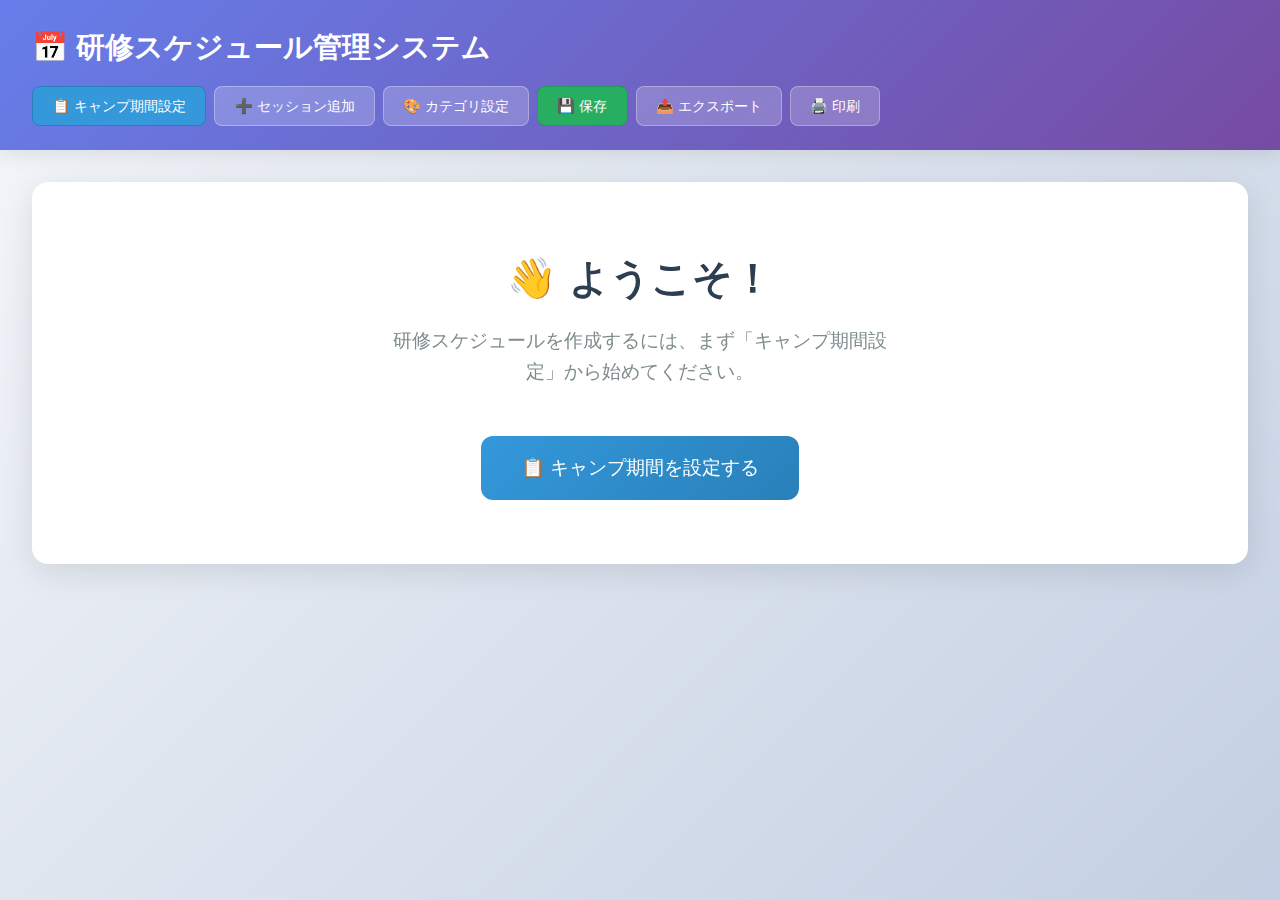
<file: index.html>
<!DOCTYPE html>
<html lang="ja">
<head>
    <meta charset="UTF-8">
    <meta name="viewport" content="width=device-width, initial-scale=1.0">
    <title>研修スケジュール管理システム</title>
    <style>
        /* リセットCSS */
        * {
            margin: 0;
            padding: 0;
            box-sizing: border-box;
        }

        body {
            font-family: 'Segoe UI', Tahoma, Geneva, Verdana, sans-serif;
            background: linear-gradient(135deg, #f5f7fa 0%, #c3cfe2 100%);
            color: #333;
            line-height: 1.6;
            min-height: 100vh;
        }

        /* ヘッダースタイル */
        .header {
            background: linear-gradient(135deg, #667eea 0%, #764ba2 100%);
            color: white;
            padding: 1.5rem 2rem;
            box-shadow: 0 4px 20px rgba(0,0,0,0.1);
        }

        .header h1 {
            font-size: 1.8rem;
            margin-bottom: 1rem;
            display: flex;
            align-items: center;
            gap: 0.5rem;
        }

        .header-controls {
            display: flex;
            gap: 0.5rem;
            flex-wrap: wrap;
        }

        .btn {
            background: rgba(255,255,255,0.2);
            color: white;
            border: 1px solid rgba(255,255,255,0.3);
            padding: 0.6rem 1.2rem;
            border-radius: 8px;
            cursor: pointer;
            font-size: 0.9rem;
            transition: all 0.3s ease;
            display: flex;
            align-items: center;
            gap: 0.3rem;
        }

        .btn:hover {
            background: rgba(255,255,255,0.3);
            transform: translateY(-2px);
            box-shadow: 0 4px 12px rgba(0,0,0,0.2);
        }

        .btn-primary {
            background: #3498db;
            border-color: #2980b9;
        }

        .btn-success {
            background: #27ae60;
            border-color: #229954;
        }

        /* メインコンテンツ */
        .main-content {
            padding: 2rem;
            max-width: 1400px;
            margin: 0 auto;
        }

        /* ウェルカム画面 */
        .welcome-card {
            background: white;
            border-radius: 16px;
            padding: 4rem 3rem;
            text-align: center;
            box-shadow: 0 8px 32px rgba(0,0,0,0.1);
            margin-bottom: 2rem;
            backdrop-filter: blur(10px);
        }

        .welcome-card h2 {
            font-size: 2.5rem;
            margin-bottom: 1rem;
            color: #2c3e50;
            display: flex;
            align-items: center;
            justify-content: center;
            gap: 0.5rem;
        }

        .welcome-card p {
            font-size: 1.2rem;
            color: #7f8c8d;
            margin-bottom: 3rem;
            max-width: 500px;
            margin-left: auto;
            margin-right: auto;
        }

        .setup-btn {
            background: linear-gradient(135deg, #3498db, #2980b9);
            color: white;
            border: none;
            padding: 1.2rem 2.5rem;
            font-size: 1.2rem;
            border-radius: 12px;
            cursor: pointer;
            transition: all 0.3s ease;
            display: inline-flex;
            align-items: center;
            gap: 0.5rem;
        }

        .setup-btn:hover {
            transform: translateY(-3px);
            box-shadow: 0 8px 25px rgba(52, 152, 219, 0.4);
        }

        /* スケジュールコンテナ */
        .schedule-container {
            background: white;
            border-radius: 16px;
            padding: 2rem;
            box-shadow: 0 8px 32px rgba(0,0,0,0.1);
            overflow-x: auto;
        }

        .schedule-header {
            margin-bottom: 2rem;
            text-align: center;
        }

        .schedule-header h3 {
            font-size: 1.8rem;
            color: #2c3e50;
            margin-bottom: 0.5rem;
        }

        .schedule-header p {
            color: #7f8c8d;
            font-size: 1.1rem;
        }

        /* スケジュールテーブル */
        .schedule-table {
            width: 100%;
            border-collapse: collapse;
            min-width: 900px;
            font-size: 0.9rem;
        }

        .schedule-table th,
        .schedule-table td {
            border: 1px solid #e0e6ed;
            padding: 0.5rem;
            text-align: center;
            vertical-align: middle;
        }

        .schedule-table th {
            background: linear-gradient(135deg, #f8f9fa, #e9ecef);
            font-weight: 600;
            color: #2c3e50;
            position: sticky;
            top: 0;
            z-index: 10;
        }

        .time-cell {
            background: linear-gradient(135deg, #ecf0f1, #bdc3c7);
            font-weight: 600;
            width: 80px;
            position: sticky;
            left: 0;
            z-index: 11;
        }

        .date-header {
            background: linear-gradient(135deg, #3498db, #2980b9);
            color: white;
            font-weight: 600;
            padding: 1rem 0.5rem;
        }

        .session-cell {
            position: relative;
            cursor: pointer;
            min-height: 45px;
            transition: all 0.2s ease;
        }

        .session-cell:hover {
            background: #f8f9fa;
            transform: scale(1.02);
        }

        .session {
            background: #3498db;
            color: white;
            padding: 0.4rem;
            border-radius: 6px;
            font-size: 0.8rem;
            margin: 2px;
            box-shadow: 0 2px 8px rgba(0,0,0,0.2);
            transition: all 0.2s ease;
        }

        .session:hover {
            transform: translateY(-1px);
            box-shadow: 0 4px 12px rgba(0,0,0,0.3);
        }

        /* カテゴリ別色分け */
        .category-sales { 
            background: linear-gradient(135deg, #3498db, #2980b9); 
        }
        .category-service { 
            background: linear-gradient(135deg, #27ae60, #229954); 
        }
        .category-gespro { 
            background: linear-gradient(135deg, #e74c3c, #c0392b); 
        }
        .category-opemane { 
            background: linear-gradient(135deg, #9b59b6, #8e44ad); 
        }
        .category-other { 
            background: linear-gradient(135deg, #f39c12, #e67e22); 
        }

        /* モーダルスタイル */
        .modal {
            display: none;
            position: fixed;
            z-index: 1000;
            left: 0;
            top: 0;
            width: 100%;
            height: 100%;
            background-color: rgba(0,0,0,0.6);
            backdrop-filter: blur(8px);
        }

        .modal-content {
            background: white;
            margin: 3% auto;
            padding: 0;
            border-radius: 16px;
            width: 90%;
            max-width: 550px;
            box-shadow: 0 20px 60px rgba(0,0,0,0.3);
            animation: modalSlideIn 0.4s ease;
            overflow: hidden;
        }

        @keyframes modalSlideIn {
            from { 
                opacity: 0; 
                transform: translateY(-50px) scale(0.9); 
            }
            to { 
                opacity: 1; 
                transform: translateY(0) scale(1); 
            }
        }

        .modal-header {
            background: linear-gradient(135deg, #667eea, #764ba2);
            color: white;
            padding: 1.5rem 2rem;
            display: flex;
            justify-content: space-between;
            align-items: center;
        }

        .modal-header h3 {
            font-size: 1.4rem;
            margin: 0;
        }

        .close {
            color: white;
            font-size: 1.8rem;
            font-weight: bold;
            cursor: pointer;
            background: none;
            border: none;
            padding: 0;
            width: 30px;
            height: 30px;
            display: flex;
            align-items: center;
            justify-content: center;
            border-radius: 50%;
            transition: all 0.2s ease;
        }

        .close:hover {
            background: rgba(255,255,255,0.2);
        }

        .modal-body {
            padding: 2rem;
        }

        .form-group {
            margin-bottom: 1.5rem;
        }

        .form-group label {
            display: block;
            margin-bottom: 0.5rem;
            font-weight: 600;
            color: #2c3e50;
        }

        .form-group input,
        .form-group select,
        .form-group textarea {
            width: 100%;
            padding: 0.8rem;
            border: 2px solid #e0e6ed;
            border-radius: 8px;
            font-size: 1rem;
            transition: all 0.3s ease;
        }

        .form-group input:focus,
        .form-group select:focus,
        .form-group textarea:focus {
            outline: none;
            border-color: #3498db;
            box-shadow: 0 0 0 3px rgba(52, 152, 219, 0.1);
        }

        .modal-actions {
            display: flex;
            gap: 1rem;
            justify-content: flex-end;
            padding: 0 2rem 2rem 2rem;
        }

        .btn-modal {
            padding: 0.8rem 1.5rem;
            border: none;
            border-radius: 8px;
            cursor: pointer;
            font-size: 1rem;
            transition: all 0.3s ease;
        }

        .btn-cancel {
            background: #95a5a6;
            color: white;
        }

        .btn-cancel:hover {
            background: #7f8c8d;
        }

        .btn-save {
            background: linear-gradient(135deg, #3498db, #2980b9);
            color: white;
        }

        .btn-save:hover {
            transform: translateY(-2px);
            box-shadow: 0 4px 12px rgba(52, 152, 219, 0.4);
        }

        /* ユーティリティクラス */
        .hidden {
            display: none;
        }

        .info-text {
            color: #7f8c8d;
            font-size: 0.9rem;
            margin-top: 0.5rem;
            font-style: italic;
        }

        /* アラートスタイル */
        .alert {
            position: fixed;
            top: 20px;
            right: 20px;
            padding: 1rem 1.5rem;
            border-radius: 8px;
            color: white;
            font-weight: 500;
            box-shadow: 0 4px 20px rgba(0,0,0,0.3);
            z-index: 10000;
            animation: slideInRight 0.3s ease;
        }

        .alert-success {
            background: linear-gradient(135deg, #27ae60, #229954);
        }

        .alert-error {
            background: linear-gradient(135deg, #e74c3c, #c0392b);
        }

        .alert-warning {
            background: linear-gradient(135deg, #f39c12, #e67e22);
        }

        .alert-info {
            background: linear-gradient(135deg, #3498db, #2980b9);
        }

        @keyframes slideInRight {
            from { transform: translateX(100%); opacity: 0; }
            to { transform: translateX(0); opacity: 1; }
        }

        /* 印刷用スタイル */
        @media print {
            .header-controls,
            .btn,
            .modal {
                display: none !important;
            }
            
            body {
                background: white;
            }
            
            .schedule-container {
                box-shadow: none;
                border: 1px solid #000;
            }
            
            .schedule-table {
                border: 2px solid #000;
            }
            
            .schedule-table th,
            .schedule-table td {
                border: 1px solid #000;
                padding: 0.3rem;
            }
        }

        /* レスポンシブ対応 */
        @media (max-width: 768px) {
            .header-controls {
                justify-content: center;
            }
            
            .btn {
                font-size: 0.8rem;
                padding: 0.5rem 0.8rem;
            }
            
            .welcome-card {
                padding: 2rem 1.5rem;
            }
            
            .welcome-card h2 {
                font-size: 2rem;
            }
            
            .modal-content {
                width: 95%;
                margin: 5% auto;
            }
        }
    </style>
</head>
<body>
    <header class="header">
        <h1>📅 研修スケジュール管理システム</h1>
        <div class="header-controls">
            <button id="camp-setup-btn" class="btn btn-primary">📋 キャンプ期間設定</button>
            <button id="session-add-btn" class="btn">➕ セッション追加</button>
            <button id="category-settings-btn" class="btn">🎨 カテゴリ設定</button>
            <button id="save-btn" class="btn btn-success">💾 保存</button>
            <button id="export-btn" class="btn">📤 エクスポート</button>
            <button id="print-btn" class="btn">🖨️ 印刷</button>
        </div>
    </header>

    <main class="main-content">
        <div id="welcome-screen" class="welcome-card">
            <h2>👋 ようこそ！</h2>
            <p>研修スケジュールを作成するには、まず「キャンプ期間設定」から始めてください。</p>
            <button id="setup-start-btn" class="setup-btn">📋 キャンプ期間を設定する</button>
        </div>

        <div id="schedule-container" class="schedule-container hidden">
            <div class="schedule-header">
                <h3 id="camp-title">研修スケジュール</h3>
                <p id="camp-info">期間情報がここに表示されます</p>
            </div>
            <div id="schedule-table-container">
                <!-- スケジュール表がここに生成される -->
            </div>
        </div>
    </main>

    <!-- キャンプ期間設定モーダル -->
    <div id="camp-modal" class="modal">
        <div class="modal-content">
            <div class="modal-header">
                <h3>キャンプ期間設定</h3>
                <button class="close" id="camp-modal-close">&times;</button>
            </div>
            <div class="modal-body">
                <form id="camp-form">
                    <div class="form-group">
                        <label for="camp-name">研修名称</label>
                        <input type="text" id="camp-name" value="8期生キャンプ" required>
                    </div>
                    <div class="form-group">
                        <label for="start-date">開始日</label>
                        <input type="date" id="start-date" required>
                    </div>
                    <div class="form-group">
                        <label for="duration">期間（日数）</label>
                        <select id="duration" required>
                            <option value="">選択してください</option>
                            <option value="1">1日間</option>
                            <option value="2">2日間</option>
                            <option value="3">3日間</option>
                            <option value="4">4日間</option>
                            <option value="5">5日間</option>
                            <option value="6">6日間</option>
                            <option value="7">7日間</option>
                            <option value="8">8日間</option>
                            <option value="9">9日間</option>
                            <option value="10">10日間</option>
                        </select>
                    </div>
                    <p class="info-text">※ 日曜日は自動的に研修なし日として設定されます</p>
                </form>
            </div>
            <div class="modal-actions">
                <button type="button" class="btn-modal btn-cancel" id="camp-cancel">キャンセル</button>
                <button type="submit" form="camp-form" class="btn-modal btn-save">設定を保存</button>
            </div>
        </div>
    </div>

    <!-- セッション編集モーダル -->
    <div id="session-modal" class="modal">
        <div class="modal-content">
            <div class="modal-header">
                <h3 id="session-modal-title">セッション編集</h3>
                <button class="close" id="session-modal-close">&times;</button>
            </div>
            <div class="modal-body">
                <form id="session-form">
                    <div class="form-group">
                        <label for="session-date">日付</label>
                        <input type="date" id="session-date" readonly>
                    </div>
                    <div class="form-group">
                        <label for="session-time">開始時間</label>
                        <select id="session-time">
                            <!-- 時間オプションが動的に生成される -->
                        </select>
                    </div>
                    <div class="form-group">
                        <label for="session-duration">時間（分）</label>
                        <select id="session-duration">
                            <option value="15">15分</option>
                            <option value="30">30分</option>
                            <option value="45">45分</option>
                            <option value="60">60分</option>
                            <option value="90" selected>90分</option>
                            <option value="120">120分</option>
                            <option value="180">180分</option>
                        </select>
                    </div>
                    <div class="form-group">
                        <label for="session-title">タイトル</label>
                        <input type="text" id="session-title" placeholder="例：営業基礎研修" required>
                    </div>
                    <div class="form-group">
                        <label for="session-category">カテゴリ</label>
                        <select id="session-category" required>
                            <option value="">選択してください</option>
                            <option value="sales">セールス</option>
                            <option value="service">サービス</option>
                            <option value="gespro">ゲスプロ</option>
                            <option value="opemane">オペマネ</option>
                            <option value="other">その他</option>
                        </select>
                    </div>
                    <div class="form-group">
                        <label for="session-instructor">講師</label>
                        <input type="text" id="session-instructor" placeholder="例：千葉" required list="instructor-list">
                        <datalist id="instructor-list">
                            <option value="千葉">
                            <option value="栗田">
                            <option value="中井">
                            <option value="佐藤">
                            <option value="町田">
                            <option value="古賀">
                            <option value="田口">
                            <option value="米田">
                            <option value="後藤">
                            <option value="田﨑">
                            <option value="佐々木">
                            <option value="栗原">
                            <option value="樋口">
                            <option value="朝見">
                            <option value="小松">
                            <option value="赤松">
                            <option value="成田">
                            <option value="今村">
                            <option value="佐野">
                            <option value="北林">
                            <option value="東山崎">
                            <option value="大川">
                        </datalist>
                    </div>
                    <div class="form-group">
                        <label for="session-notes">備考</label>
                        <textarea id="session-notes" rows="3" placeholder="特記事項があれば記入"></textarea>
                    </div>
                </form>
            </div>
            <div class="modal-actions">
                <button type="button" class="btn-modal btn-cancel" id="session-cancel">キャンセル</button>
                <button type="submit" form="session-form" class="btn-modal btn-save">保存</button>
            </div>
        </div>
    </div>

    <script>
        // グローバル変数
        let campData = null;
        let scheduleData = {};
        let currentEditingKey = null;

        // カテゴリ設定
        const categories = {
            sales: { name: 'セールス', color: '#3498db' },
            service: { name: 'サービス', color: '#27ae60' },
            gespro: { name: 'ゲスプロ', color: '#e74c3c' },
            opemane: { name: 'オペマネ', color: '#9b59b6' },
            other: { name: 'その他', color: '#f39c12' }
        };

        // 講師データ
        const instructors = [
            "千葉", "栗田", "中井", "佐藤", "町田", "古賀", "田口", "米田",
            "後藤", "田﨑", "佐々木", "栗原", "樋口", "朝見", "小松", "赤松",
            "成田", "今村", "佐野", "北林", "東山崎", "大川"
        ];

        // 時間スロット生成
        function generateTimeSlots() {
            const slots = [];
            for (let hour = 8; hour <= 20; hour++) {
                for (let minute = 0; minute < 60; minute += 15) {
                    if (hour === 20 && minute > 0) break;
                    const timeString = `${hour.toString().padStart(2, '0')}:${minute.toString().padStart(2, '0')}`;
                    slots.push(timeString);
                }
            }
            return slots;
        }

        const timeSlots = generateTimeSlots();

        // アプリケーション初期化
        function initializeApp() {
            console.log('📅 研修スケジュール管理システム開始');
            
            setDefaultDate();
            bindEvents();
            loadData();
            
            console.log('✅ 初期化完了');
        }

        // デフォルト日付設定
        function setDefaultDate() {
            const today = new Date();
            const nextMonday = new Date(today);
            const dayOfWeek = today.getDay();
            const daysUntilMonday = dayOfWeek === 0 ? 1 : 8 - dayOfWeek;
            nextMonday.setDate(today.getDate() + daysUntilMonday);
            
            const startDateInput = document.getElementById('start-date');
            if (startDateInput) {
                startDateInput.value = nextMonday.toISOString().split('T')[0];
            }
        }

        // イベントリスナー設定
        function bindEvents() {
            // キャンプ期間設定
            addEventListenerSafe('camp-setup-btn', 'click', showCampModal);
            addEventListenerSafe('setup-start-btn', 'click', showCampModal);
            addEventListenerSafe('camp-modal-close', 'click', hideCampModal);
            addEventListenerSafe('camp-cancel', 'click', hideCampModal);
            addEventListenerSafe('camp-form', 'submit', saveCampSettings);

            // セッション関連
            addEventListenerSafe('session-add-btn', 'click', addSession);
            addEventListenerSafe('session-modal-close', 'click', hideSessionModal);
            addEventListenerSafe('session-cancel', 'click', hideSessionModal);
            addEventListenerSafe('session-form', 'submit', saveSession);

            // その他
            addEventListenerSafe('save-btn', 'click', saveData);
            addEventListenerSafe('export-btn', 'click', exportData);
            addEventListenerSafe('print-btn', 'click', () => window.print());

            // モーダル外クリック
            window.addEventListener('click', (e) => {
                if (e.target.classList.contains('modal')) {
                    e.target.style.display = 'none';
                }
            });
        }

        // 安全なイベントリスナー追加
        function addEventListenerSafe(elementId, event, handler) {
            const element = document.getElementById(elementId);
            if (element) {
                element.addEventListener(event, handler);
            } else {
                console.warn(`⚠️ 要素が見つかりません: ${elementId}`);
            }
        }

        // キャンプモーダル表示
        function showCampModal() {
            const modal = document.getElementById('camp-modal');
            if (modal) modal.style.display = 'block';
        }

        // キャンプモーダル非表示
        function hideCampModal() {
            const modal = document.getElementById('camp-modal');
            if (modal) modal.style.display = 'none';
        }

        // キャンプ設定保存
        function saveCampSettings(e) {
            e.preventDefault();
            
            const campName = getValue('camp-name');
            const startDate = getValue('start-date');
            const duration = parseInt(getValue('duration'));

            if (!campName || !startDate || !duration) {
                showAlert('すべての項目を入力してください。', 'error');
                return;
            }

            campData = {
                name: campName,
                startDate: startDate,
                duration: duration,
                dates: generateCampDates(startDate, duration)
            };

            scheduleData = {};
            generateScheduleTable();
            hideCampModal();
            showAlert('✅ キャンプ期間が設定されました！', 'success');
        }

        // キャンプ日程生成
        function generateCampDates(startDate, duration) {
            const dates = [];
            const start = new Date(startDate);
            let currentDate = new Date(start);
            let addedDays = 0;

            while (addedDays < duration) {
                if (currentDate.getDay() !== 0) { // 日曜日以外
                    dates.push(new Date(currentDate));
                    addedDays++;
                }
                currentDate.setDate(currentDate.getDate() + 1);
            }

            return dates;
        }

        // スケジュール表生成
        function generateScheduleTable() {
            const container = document.getElementById('schedule-table-container');
            const welcomeScreen = document.getElementById('welcome-screen');
            const scheduleContainer = document.getElementById('schedule-container');

            if (!container || !campData) return;

            // ヘッダー更新
            setValue('camp-title', campData.name);
            setValue('camp-info', `期間: ${campData.startDate} から ${campData.duration}日間 (日曜日除く)`);

            // テーブル生成
            const table = document.createElement('table');
            table.className = 'schedule-table';

            // ヘッダー行
            const headerRow = document.createElement('tr');
            headerRow.innerHTML = '<th class="time-cell">時間</th>';
            
            campData.dates.forEach(date => {
                const dateStr = date.toLocaleDateString('ja-JP', { 
                    month: 'short', 
                    day: 'numeric', 
                    weekday: 'short' 
                });
                headerRow.innerHTML += `<th class="date-header">${dateStr}</th>`;
            });
            table.appendChild(headerRow);

            // 時間スロット行
            timeSlots.forEach(time => {
                const row = document.createElement('tr');
                row.innerHTML = `<td class="time-cell">${time}</td>`;
                
                campData.dates.forEach(date => {
                    const dateKey = date.toISOString().split('T')[0];
                    const timeKey = `${dateKey}-${time}`;
                    const cell = document.createElement('td');
                    cell.className = 'session-cell';
                    cell.dataset.date = dateKey;
                    cell.dataset.time = time;
                    cell.addEventListener('click', () => editSession(dateKey, time));
                    
                    if (scheduleData[timeKey]) {
                        cell.innerHTML = renderSession(scheduleData[timeKey]);
                    }
                    
                    row.appendChild(cell);
                });
                
                table.appendChild(row);
            });

            container.innerHTML = '';
            container.appendChild(table);

            // 画面切り替え
            if (welcomeScreen) welcomeScreen.classList.add('hidden');
            if (scheduleContainer) scheduleContainer.classList.remove('hidden');
            
            console.log('📊 スケジュール表を生成しました');
        }

        // セッション表示
        function renderSession(session) {
            const categoryClass = `category-${session.category}`;
            return `
                <div class="session ${categoryClass}" title="${session.notes || ''}">
                    <div style="font-weight: bold; font-size: 0.85em; margin-bottom: 2px;">${session.title}</div>
                    <div style="font-size: 0.75em; opacity: 0.9;">${session.instructor}</div>
                    ${session.duration ? `<div style="font-size: 0.7em; opacity: 0.8;">${session.duration}分</div>` : ''}
                </div>
            `;
        }

        // セッション編集
        function editSession(date, time) {
            if (!campData) {
                showAlert('⚠️ まずキャンプ期間を設定してください。', 'warning');
                return;
            }

            const timeKey = `${date}-${time}`;
            const existingSession = scheduleData[timeKey];

            populateTimeOptions();

            if (existingSession) {
                setValue('session-modal-title', 'セッション編集');
                setValue('session-date', date);
                setValue('session-time', time);
                setValue('session-duration', existingSession.duration);
                setValue('session-title', existingSession.title);
                setValue('session-category', existingSession.category);
                setValue('session-instructor', existingSession.instructor);
                setValue('session-notes', existingSession.notes || '');
            } else {
                setValue('session-modal-title', 'セッション追加');
                document.getElementById('session-form').reset();
                setValue('session-date', date);
                setValue('session-time', time);
                setValue('session-duration', '90');
            }

            currentEditingKey = timeKey;
            showSessionModal();
        }

        // セッションモーダル表示
        function showSessionModal() {
            const modal = document.getElementById('session-modal');
            if (modal) modal.style.display = 'block';
        }

        // セッションモーダル非表示
        function hideSessionModal() {
            const modal = document.getElementById('session-modal');
            if (modal) modal.style.display = 'none';
        }

        // 時間オプション生成
        function populateTimeOptions() {
            const timeSelect = document.getElementById('session-time');
            if (!timeSelect) return;
            
            timeSelect.innerHTML = '';
            timeSlots.forEach(time => {
                const option = document.createElement('option');
                option.value = time;
                option.textContent = time;
                timeSelect.appendChild(option);
            });
        }

        // セッション追加
        function addSession() {
            if (!campData) {
                showAlert('⚠️ まずキャンプ期間を設定してください。', 'warning');
                return;
            }

            const firstDate = campData.dates[0].toISOString().split('T')[0];
            const firstTime = timeSlots[0];
            editSession(firstDate, firstTime);
        }

        // セッション保存
        function saveSession(e) {
            e.preventDefault();

            const sessionData = {
                date: getValue('session-date'),
                time: getValue('session-time'),
                duration: parseInt(getValue('session-duration')),
                title: getValue('session-title'),
                category: getValue('session-category'),
                instructor: getValue('session-instructor'),
                notes: getValue('session-notes')
            };

            if (!sessionData.title || !sessionData.category || !sessionData.instructor) {
                showAlert('❌ 必須項目（タイトル、カテゴリ、講師）を入力してください。', 'error');
                return;
            }

            const timeKey = `${sessionData.date}-${sessionData.time}`;
            scheduleData[timeKey] = sessionData;

            generateScheduleTable();
            hideSessionModal();
            showAlert('✅ セッションが保存されました！', 'success');
        }

        // データ保存
        function saveData() {
            try {
                const data = {
                    campData: campData,
                    scheduleData: scheduleData,
                    categories: categories,
                    lastModified: new Date().toISOString()
                };

                localStorage.setItem('trainingScheduleData', JSON.stringify(data));
                showAlert('💾 データが保存されました！', 'success');
                console.log('💾 データ保存完了:', Object.keys(scheduleData).length + '件のセッション');
            } catch (error) {
                console.error('保存エラー:', error);
                showAlert('❌ データの保存に失敗しました。', 'error');
            }
        }

        // データ読み込み
        function loadData() {
            try {
                const saved = localStorage.getItem('trainingScheduleData');
                if (saved) {
                    const data = JSON.parse(saved);
                    campData = data.campData;
                    scheduleData = data.scheduleData || {};

                    if (campData && campData.dates) {
                        campData.dates = campData.dates.map(d => new Date(d));
                        generateScheduleTable();
                        console.log('📂 データ読み込み完了:', Object.keys(scheduleData).length + '件のセッション');
                    }
                }
            } catch (error) {
                console.error('読み込みエラー:', error);
                showAlert('⚠️ データの読み込みに失敗しました。', 'warning');
            }
        }

        // データエクスポート
        function exportData() {
            try {
                const data = {
                    campData: campData,
                    scheduleData: scheduleData,
                    categories: categories,
                    instructors: instructors,
                    exportDate: new Date().toISOString()
                };

                const blob = new Blob([JSON.stringify(data, null, 2)], { type: 'application/json' });
                const url = URL.createObjectURL(blob);
                const a = document.createElement('a');
                a.href = url;
                a.download = `training-schedule-${new Date().toISOString().split('T')[0]}.json`;
                document.body.appendChild(a);
                a.click();
                document.body.removeChild(a);
                URL.revokeObjectURL(url);

                showAlert('📤 データをエクスポートしました！', 'success');
            } catch (error) {
                console.error('エクスポートエラー:', error);
                showAlert('❌ エクスポートに失敗しました。', 'error');
            }
        }

        // アラート表示
        function showAlert(message, type = 'info') {
            const alertDiv = document.createElement('div');
            alertDiv.className = `alert alert-${type}`;
            alertDiv.textContent = message;
            
            document.body.appendChild(alertDiv);
            
            setTimeout(() => {
                alertDiv.style.animation = 'slideOutRight 0.3s ease';
                setTimeout(() => {
                    if (document.body.contains(alertDiv)) {
                        document.body.removeChild(alertDiv);
                    }
                }, 300);
            }, 3000);
        }

        // ユーティリティ関数
        function getValue(elementId) {
            const element = document.getElementById(elementId);
            return element ? element.value : '';
        }

        function setValue(elementId, value) {
            const element = document.getElementById(elementId);
            if (element) {
                if (element.tagName === 'INPUT' || element.tagName === 'SELECT' || element.tagName === 'TEXTAREA') {
                    element.value = value;
                } else {
                    element.textContent = value;
                }
            }
        }

        // アニメーション用CSS追加
        const style = document.createElement('style');
        style.textContent = `
            @keyframes slideOutRight {
                from { transform: translateX(0); opacity: 1; }
                to { transform: translateX(100%); opacity: 0; }
            }
        `;
        document.head.appendChild(style);

        // ページ読み込み完了時の初期化
        document.addEventListener('DOMContentLoaded', function() {
            console.log('🚀 DOM読み込み完了');
            initializeApp();
        });

    </script>
</body>
</html>
</file>
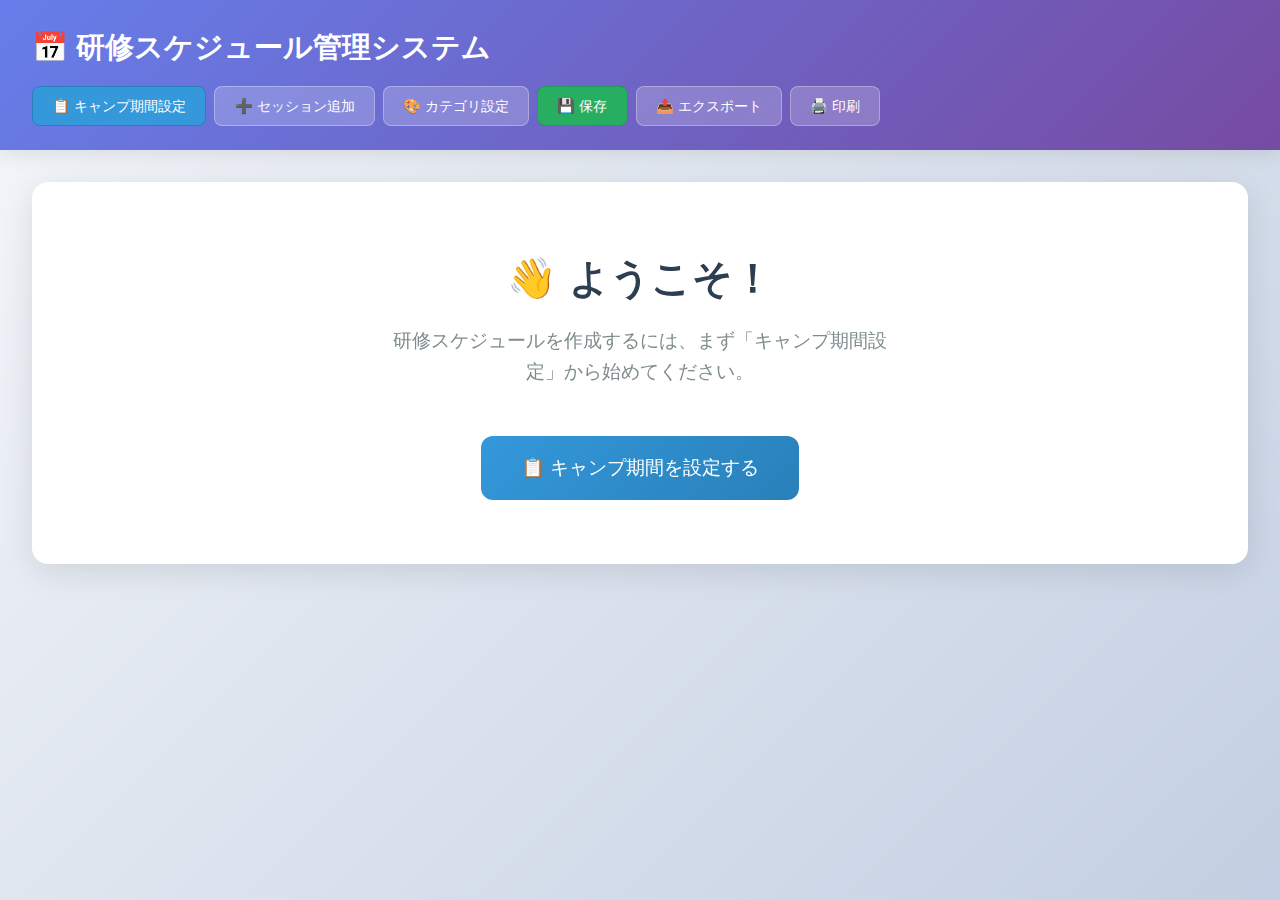
<file: complete_working_html.html>
<!DOCTYPE html>
<html lang="ja">
<head>
    <meta charset="UTF-8">
    <meta name="viewport" content="width=device-width, initial-scale=1.0">
    <title>研修スケジュール管理システム</title>
    <style>
        /* リセットCSS */
        * {
            margin: 0;
            padding: 0;
            box-sizing: border-box;
        }

        body {
            font-family: 'Segoe UI', Tahoma, Geneva, Verdana, sans-serif;
            background: linear-gradient(135deg, #f5f7fa 0%, #c3cfe2 100%);
            color: #333;
            line-height: 1.6;
            min-height: 100vh;
        }

        /* ヘッダースタイル */
        .header {
            background: linear-gradient(135deg, #667eea 0%, #764ba2 100%);
            color: white;
            padding: 1.5rem 2rem;
            box-shadow: 0 4px 20px rgba(0,0,0,0.1);
        }

        .header h1 {
            font-size: 1.8rem;
            margin-bottom: 1rem;
            display: flex;
            align-items: center;
            gap: 0.5rem;
        }

        .header-controls {
            display: flex;
            gap: 0.5rem;
            flex-wrap: wrap;
        }

        .btn {
            background: rgba(255,255,255,0.2);
            color: white;
            border: 1px solid rgba(255,255,255,0.3);
            padding: 0.6rem 1.2rem;
            border-radius: 8px;
            cursor: pointer;
            font-size: 0.9rem;
            transition: all 0.3s ease;
            display: flex;
            align-items: center;
            gap: 0.3rem;
        }

        .btn:hover {
            background: rgba(255,255,255,0.3);
            transform: translateY(-2px);
            box-shadow: 0 4px 12px rgba(0,0,0,0.2);
        }

        .btn-primary {
            background: #3498db;
            border-color: #2980b9;
        }

        .btn-success {
            background: #27ae60;
            border-color: #229954;
        }

        /* メインコンテンツ */
        .main-content {
            padding: 2rem;
            max-width: 1400px;
            margin: 0 auto;
        }

        /* ウェルカム画面 */
        .welcome-card {
            background: white;
            border-radius: 16px;
            padding: 4rem 3rem;
            text-align: center;
            box-shadow: 0 8px 32px rgba(0,0,0,0.1);
            margin-bottom: 2rem;
            backdrop-filter: blur(10px);
        }

        .welcome-card h2 {
            font-size: 2.5rem;
            margin-bottom: 1rem;
            color: #2c3e50;
            display: flex;
            align-items: center;
            justify-content: center;
            gap: 0.5rem;
        }

        .welcome-card p {
            font-size: 1.2rem;
            color: #7f8c8d;
            margin-bottom: 3rem;
            max-width: 500px;
            margin-left: auto;
            margin-right: auto;
        }

        .setup-btn {
            background: linear-gradient(135deg, #3498db, #2980b9);
            color: white;
            border: none;
            padding: 1.2rem 2.5rem;
            font-size: 1.2rem;
            border-radius: 12px;
            cursor: pointer;
            transition: all 0.3s ease;
            display: inline-flex;
            align-items: center;
            gap: 0.5rem;
        }

        .setup-btn:hover {
            transform: translateY(-3px);
            box-shadow: 0 8px 25px rgba(52, 152, 219, 0.4);
        }

        /* スケジュールコンテナ */
        .schedule-container {
            background: white;
            border-radius: 16px;
            padding: 2rem;
            box-shadow: 0 8px 32px rgba(0,0,0,0.1);
            overflow-x: auto;
        }

        .schedule-header {
            margin-bottom: 2rem;
            text-align: center;
        }

        .schedule-header h3 {
            font-size: 1.8rem;
            color: #2c3e50;
            margin-bottom: 0.5rem;
        }

        .schedule-header p {
            color: #7f8c8d;
            font-size: 1.1rem;
        }

        /* スケジュールテーブル */
        .schedule-table {
            width: 100%;
            border-collapse: collapse;
            min-width: 900px;
            font-size: 0.9rem;
        }

        .schedule-table th,
        .schedule-table td {
            border: 1px solid #e0e6ed;
            padding: 0.5rem;
            text-align: center;
            vertical-align: middle;
        }

        .schedule-table th {
            background: linear-gradient(135deg, #f8f9fa, #e9ecef);
            font-weight: 600;
            color: #2c3e50;
            position: sticky;
            top: 0;
            z-index: 10;
        }

        .time-cell {
            background: linear-gradient(135deg, #ecf0f1, #bdc3c7);
            font-weight: 600;
            width: 80px;
            position: sticky;
            left: 0;
            z-index: 11;
        }

        .date-header {
            background: linear-gradient(135deg, #3498db, #2980b9);
            color: white;
            font-weight: 600;
            padding: 1rem 0.5rem;
        }

        .session-cell {
            position: relative;
            cursor: pointer;
            min-height: 45px;
            transition: all 0.2s ease;
        }

        .session-cell:hover {
            background: #f8f9fa;
            transform: scale(1.02);
        }

        .session {
            background: #3498db;
            color: white;
            padding: 0.4rem;
            border-radius: 6px;
            font-size: 0.8rem;
            margin: 2px;
            box-shadow: 0 2px 8px rgba(0,0,0,0.2);
            transition: all 0.2s ease;
        }

        .session:hover {
            transform: translateY(-1px);
            box-shadow: 0 4px 12px rgba(0,0,0,0.3);
        }

        /* カテゴリ別色分け */
        .category-sales { 
            background: linear-gradient(135deg, #3498db, #2980b9); 
        }
        .category-service { 
            background: linear-gradient(135deg, #27ae60, #229954); 
        }
        .category-gespro { 
            background: linear-gradient(135deg, #e74c3c, #c0392b); 
        }
        .category-opemane { 
            background: linear-gradient(135deg, #9b59b6, #8e44ad); 
        }
        .category-other { 
            background: linear-gradient(135deg, #f39c12, #e67e22); 
        }

        /* モーダルスタイル */
        .modal {
            display: none;
            position: fixed;
            z-index: 1000;
            left: 0;
            top: 0;
            width: 100%;
            height: 100%;
            background-color: rgba(0,0,0,0.6);
            backdrop-filter: blur(8px);
        }

        .modal-content {
            background: white;
            margin: 3% auto;
            padding: 0;
            border-radius: 16px;
            width: 90%;
            max-width: 550px;
            box-shadow: 0 20px 60px rgba(0,0,0,0.3);
            animation: modalSlideIn 0.4s ease;
            overflow: hidden;
        }

        @keyframes modalSlideIn {
            from { 
                opacity: 0; 
                transform: translateY(-50px) scale(0.9); 
            }
            to { 
                opacity: 1; 
                transform: translateY(0) scale(1); 
            }
        }

        .modal-header {
            background: linear-gradient(135deg, #667eea, #764ba2);
            color: white;
            padding: 1.5rem 2rem;
            display: flex;
            justify-content: space-between;
            align-items: center;
        }

        .modal-header h3 {
            font-size: 1.4rem;
            margin: 0;
        }

        .close {
            color: white;
            font-size: 1.8rem;
            font-weight: bold;
            cursor: pointer;
            background: none;
            border: none;
            padding: 0;
            width: 30px;
            height: 30px;
            display: flex;
            align-items: center;
            justify-content: center;
            border-radius: 50%;
            transition: all 0.2s ease;
        }

        .close:hover {
            background: rgba(255,255,255,0.2);
        }

        .modal-body {
            padding: 2rem;
        }

        .form-group {
            margin-bottom: 1.5rem;
        }

        .form-group label {
            display: block;
            margin-bottom: 0.5rem;
            font-weight: 600;
            color: #2c3e50;
        }

        .form-group input,
        .form-group select,
        .form-group textarea {
            width: 100%;
            padding: 0.8rem;
            border: 2px solid #e0e6ed;
            border-radius: 8px;
            font-size: 1rem;
            transition: all 0.3s ease;
        }

        .form-group input:focus,
        .form-group select:focus,
        .form-group textarea:focus {
            outline: none;
            border-color: #3498db;
            box-shadow: 0 0 0 3px rgba(52, 152, 219, 0.1);
        }

        .modal-actions {
            display: flex;
            gap: 1rem;
            justify-content: flex-end;
            padding: 0 2rem 2rem 2rem;
        }

        .btn-modal {
            padding: 0.8rem 1.5rem;
            border: none;
            border-radius: 8px;
            cursor: pointer;
            font-size: 1rem;
            transition: all 0.3s ease;
        }

        .btn-cancel {
            background: #95a5a6;
            color: white;
        }

        .btn-cancel:hover {
            background: #7f8c8d;
        }

        .btn-save {
            background: linear-gradient(135deg, #3498db, #2980b9);
            color: white;
        }

        .btn-save:hover {
            transform: translateY(-2px);
            box-shadow: 0 4px 12px rgba(52, 152, 219, 0.4);
        }

        /* ユーティリティクラス */
        .hidden {
            display: none;
        }

        .info-text {
            color: #7f8c8d;
            font-size: 0.9rem;
            margin-top: 0.5rem;
            font-style: italic;
        }

        /* アラートスタイル */
        .alert {
            position: fixed;
            top: 20px;
            right: 20px;
            padding: 1rem 1.5rem;
            border-radius: 8px;
            color: white;
            font-weight: 500;
            box-shadow: 0 4px 20px rgba(0,0,0,0.3);
            z-index: 10000;
            animation: slideInRight 0.3s ease;
        }

        .alert-success {
            background: linear-gradient(135deg, #27ae60, #229954);
        }

        .alert-error {
            background: linear-gradient(135deg, #e74c3c, #c0392b);
        }

        .alert-warning {
            background: linear-gradient(135deg, #f39c12, #e67e22);
        }

        .alert-info {
            background: linear-gradient(135deg, #3498db, #2980b9);
        }

        @keyframes slideInRight {
            from { transform: translateX(100%); opacity: 0; }
            to { transform: translateX(0); opacity: 1; }
        }

        /* 印刷用スタイル */
        @media print {
            .header-controls,
            .btn,
            .modal {
                display: none !important;
            }
            
            body {
                background: white;
            }
            
            .schedule-container {
                box-shadow: none;
                border: 1px solid #000;
            }
            
            .schedule-table {
                border: 2px solid #000;
            }
            
            .schedule-table th,
            .schedule-table td {
                border: 1px solid #000;
                padding: 0.3rem;
            }
        }

        /* レスポンシブ対応 */
        @media (max-width: 768px) {
            .header-controls {
                justify-content: center;
            }
            
            .btn {
                font-size: 0.8rem;
                padding: 0.5rem 0.8rem;
            }
            
            .welcome-card {
                padding: 2rem 1.5rem;
            }
            
            .welcome-card h2 {
                font-size: 2rem;
            }
            
            .modal-content {
                width: 95%;
                margin: 5% auto;
            }
        }
    </style>
</head>
<body>
    <header class="header">
        <h1>📅 研修スケジュール管理システム</h1>
        <div class="header-controls">
            <button id="camp-setup-btn" class="btn btn-primary">📋 キャンプ期間設定</button>
            <button id="session-add-btn" class="btn">➕ セッション追加</button>
            <button id="category-settings-btn" class="btn">🎨 カテゴリ設定</button>
            <button id="save-btn" class="btn btn-success">💾 保存</button>
            <button id="export-btn" class="btn">📤 エクスポート</button>
            <button id="print-btn" class="btn">🖨️ 印刷</button>
        </div>
    </header>

    <main class="main-content">
        <div id="welcome-screen" class="welcome-card">
            <h2>👋 ようこそ！</h2>
            <p>研修スケジュールを作成するには、まず「キャンプ期間設定」から始めてください。</p>
            <button id="setup-start-btn" class="setup-btn">📋 キャンプ期間を設定する</button>
        </div>

        <div id="schedule-container" class="schedule-container hidden">
            <div class="schedule-header">
                <h3 id="camp-title">研修スケジュール</h3>
                <p id="camp-info">期間情報がここに表示されます</p>
            </div>
            <div id="schedule-table-container">
                <!-- スケジュール表がここに生成される -->
            </div>
        </div>
    </main>

    <!-- キャンプ期間設定モーダル -->
    <div id="camp-modal" class="modal">
        <div class="modal-content">
            <div class="modal-header">
                <h3>キャンプ期間設定</h3>
                <button class="close" id="camp-modal-close">&times;</button>
            </div>
            <div class="modal-body">
                <form id="camp-form">
                    <div class="form-group">
                        <label for="camp-name">研修名称</label>
                        <input type="text" id="camp-name" value="8期生キャンプ" required>
                    </div>
                    <div class="form-group">
                        <label for="start-date">開始日</label>
                        <input type="date" id="start-date" required>
                    </div>
                    <div class="form-group">
                        <label for="duration">期間（日数）</label>
                        <select id="duration" required>
                            <option value="">選択してください</option>
                            <option value="1">1日間</option>
                            <option value="2">2日間</option>
                            <option value="3">3日間</option>
                            <option value="4">4日間</option>
                            <option value="5">5日間</option>
                            <option value="6">6日間</option>
                            <option value="7">7日間</option>
                            <option value="8">8日間</option>
                            <option value="9">9日間</option>
                            <option value="10">10日間</option>
                        </select>
                    </div>
                    <p class="info-text">※ 日曜日は自動的に研修なし日として設定されます</p>
                </form>
            </div>
            <div class="modal-actions">
                <button type="button" class="btn-modal btn-cancel" id="camp-cancel">キャンセル</button>
                <button type="submit" form="camp-form" class="btn-modal btn-save">設定を保存</button>
            </div>
        </div>
    </div>

    <!-- セッション編集モーダル -->
    <div id="session-modal" class="modal">
        <div class="modal-content">
            <div class="modal-header">
                <h3 id="session-modal-title">セッション編集</h3>
                <button class="close" id="session-modal-close">&times;</button>
            </div>
            <div class="modal-body">
                <form id="session-form">
                    <div class="form-group">
                        <label for="session-date">日付</label>
                        <input type="date" id="session-date" readonly>
                    </div>
                    <div class="form-group">
                        <label for="session-time">開始時間</label>
                        <select id="session-time">
                            <!-- 時間オプションが動的に生成される -->
                        </select>
                    </div>
                    <div class="form-group">
                        <label for="session-duration">時間（分）</label>
                        <select id="session-duration">
                            <option value="15">15分</option>
                            <option value="30">30分</option>
                            <option value="45">45分</option>
                            <option value="60">60分</option>
                            <option value="90" selected>90分</option>
                            <option value="120">120分</option>
                            <option value="180">180分</option>
                        </select>
                    </div>
                    <div class="form-group">
                        <label for="session-title">タイトル</label>
                        <input type="text" id="session-title" placeholder="例：営業基礎研修" required>
                    </div>
                    <div class="form-group">
                        <label for="session-category">カテゴリ</label>
                        <select id="session-category" required>
                            <option value="">選択してください</option>
                            <option value="sales">セールス</option>
                            <option value="service">サービス</option>
                            <option value="gespro">ゲスプロ</option>
                            <option value="opemane">オペマネ</option>
                            <option value="other">その他</option>
                        </select>
                    </div>
                    <div class="form-group">
                        <label for="session-instructor">講師</label>
                        <input type="text" id="session-instructor" placeholder="例：千葉" required list="instructor-list">
                        <datalist id="instructor-list">
                            <option value="千葉">
                            <option value="栗田">
                            <option value="中井">
                            <option value="佐藤">
                            <option value="町田">
                            <option value="古賀">
                            <option value="田口">
                            <option value="米田">
                            <option value="後藤">
                            <option value="田﨑">
                            <option value="佐々木">
                            <option value="栗原">
                            <option value="樋口">
                            <option value="朝見">
                            <option value="小松">
                            <option value="赤松">
                            <option value="成田">
                            <option value="今村">
                            <option value="佐野">
                            <option value="北林">
                            <option value="東山崎">
                            <option value="大川">
                        </datalist>
                    </div>
                    <div class="form-group">
                        <label for="session-notes">備考</label>
                        <textarea id="session-notes" rows="3" placeholder="特記事項があれば記入"></textarea>
                    </div>
                </form>
            </div>
            <div class="modal-actions">
                <button type="button" class="btn-modal btn-cancel" id="session-cancel">キャンセル</button>
                <button type="submit" form="session-form" class="btn-modal btn-save">保存</button>
            </div>
        </div>
    </div>

    <script>
        // グローバル変数
        let campData = null;
        let scheduleData = {};
        let currentEditingKey = null;

        // カテゴリ設定
        const categories = {
            sales: { name: 'セールス', color: '#3498db' },
            service: { name: 'サービス', color: '#27ae60' },
            gespro: { name: 'ゲスプロ', color: '#e74c3c' },
            opemane: { name: 'オペマネ', color: '#9b59b6' },
            other: { name: 'その他', color: '#f39c12' }
        };

        // 講師データ
        const instructors = [
            "千葉", "栗田", "中井", "佐藤", "町田", "古賀", "田口", "米田",
            "後藤", "田﨑", "佐々木", "栗原", "樋口", "朝見", "小松", "赤松",
            "成田", "今村", "佐野", "北林", "東山崎", "大川"
        ];

        // 時間スロット生成
        function generateTimeSlots() {
            const slots = [];
            for (let hour = 8; hour <= 20; hour++) {
                for (let minute = 0; minute < 60; minute += 15) {
                    if (hour === 20 && minute > 0) break;
                    const timeString = `${hour.toString().padStart(2, '0')}:${minute.toString().padStart(2, '0')}`;
                    slots.push(timeString);
                }
            }
            return slots;
        }

        const timeSlots = generateTimeSlots();

        // アプリケーション初期化
        function initializeApp() {
            console.log('📅 研修スケジュール管理システム開始');
            
            setDefaultDate();
            bindEvents();
            loadData();
            
            console.log('✅ 初期化完了');
        }

        // デフォルト日付設定
        function setDefaultDate() {
            const today = new Date();
            const nextMonday = new Date(today);
            const dayOfWeek = today.getDay();
            const daysUntilMonday = dayOfWeek === 0 ? 1 : 8 - dayOfWeek;
            nextMonday.setDate(today.getDate() + daysUntilMonday);
            
            const startDateInput = document.getElementById('start-date');
            if (startDateInput) {
                startDateInput.value = nextMonday.toISOString().split('T')[0];
            }
        }

        // イベントリスナー設定
        function bindEvents() {
            // キャンプ期間設定
            addEventListenerSafe('camp-setup-btn', 'click', showCampModal);
            addEventListenerSafe('setup-start-btn', 'click', showCampModal);
            addEventListenerSafe('camp-modal-close', 'click', hideCampModal);
            addEventListenerSafe('camp-cancel', 'click', hideCampModal);
            addEventListenerSafe('camp-form', 'submit', saveCampSettings);

            // セッション関連
            addEventListenerSafe('session-add-btn', 'click', addSession);
            addEventListenerSafe('session-modal-close', 'click', hideSessionModal);
            addEventListenerSafe('session-cancel', 'click', hideSessionModal);
            addEventListenerSafe('session-form', 'submit', saveSession);

            // その他
            addEventListenerSafe('save-btn', 'click', saveData);
            addEventListenerSafe('export-btn', 'click', exportData);
            addEventListenerSafe('print-btn', 'click', () => window.print());

            // モーダル外クリック
            window.addEventListener('click', (e) => {
                if (e.target.classList.contains('modal')) {
                    e.target.style.display = 'none';
                }
            });
        }

        // 安全なイベントリスナー追加
        function addEventListenerSafe(elementId, event, handler) {
            const element = document.getElementById(elementId);
            if (element) {
                element.addEventListener(event, handler);
            } else {
                console.warn(`⚠️ 要素が見つかりません: ${elementId}`);
            }
        }

        // キャンプモーダル表示
        function showCampModal() {
            const modal = document.getElementById('camp-modal');
            if (modal) modal.style.display = 'block';
        }

        // キャンプモーダル非表示
        function hideCampModal() {
            const modal = document.getElementById('camp-modal');
            if (modal) modal.style.display = 'none';
        }

        // キャンプ設定保存
        function saveCampSettings(e) {
            e.preventDefault();
            
            const campName = getValue('camp-name');
            const startDate = getValue('start-date');
            const duration = parseInt(getValue('duration'));

            if (!campName || !startDate || !duration) {
                showAlert('すべての項目を入力してください。', 'error');
                return;
            }

            campData = {
                name: campName,
                startDate: startDate,
                duration: duration,
                dates: generateCampDates(startDate, duration)
            };

            scheduleData = {};
            generateScheduleTable();
            hideCampModal();
            showAlert('✅ キャンプ期間が設定されました！', 'success');
        }

        // キャンプ日程生成
        function generateCampDates(startDate, duration) {
            const dates = [];
            const start = new Date(startDate);
            let currentDate = new Date(start);
            let addedDays = 0;

            while (addedDays < duration) {
                if (currentDate.getDay() !== 0) { // 日曜日以外
                    dates.push(new Date(currentDate));
                    addedDays++;
                }
                currentDate.setDate(currentDate.getDate() + 1);
            }

            return dates;
        }

        // スケジュール表生成
        function generateScheduleTable() {
            const container = document.getElementById('schedule-table-container');
            const welcomeScreen = document.getElementById('welcome-screen');
            const scheduleContainer = document.getElementById('schedule-container');

            if (!container || !campData) return;

            // ヘッダー更新
            setValue('camp-title', campData.name);
            setValue('camp-info', `期間: ${campData.startDate} から ${campData.duration}日間 (日曜日除く)`);

            // テーブル生成
            const table = document.createElement('table');
            table.className = 'schedule-table';

            // ヘッダー行
            const headerRow = document.createElement('tr');
            headerRow.innerHTML = '<th class="time-cell">時間</th>';
            
            campData.dates.forEach(date => {
                const dateStr = date.toLocaleDateString('ja-JP', { 
                    month: 'short', 
                    day: 'numeric', 
                    weekday: 'short' 
                });
                headerRow.innerHTML += `<th class="date-header">${dateStr}</th>`;
            });
            table.appendChild(headerRow);

            // 時間スロット行
            timeSlots.forEach(time => {
                const row = document.createElement('tr');
                row.innerHTML = `<td class="time-cell">${time}</td>`;
                
                campData.dates.forEach(date => {
                    const dateKey = date.toISOString().split('T')[0];
                    const timeKey = `${dateKey}-${time}`;
                    const cell = document.createElement('td');
                    cell.className = 'session-cell';
                    cell.dataset.date = dateKey;
                    cell.dataset.time = time;
                    cell.addEventListener('click', () => editSession(dateKey, time));
                    
                    if (scheduleData[timeKey]) {
                        cell.innerHTML = renderSession(scheduleData[timeKey]);
                    }
                    
                    row.appendChild(cell);
                });
                
                table.appendChild(row);
            });

            container.innerHTML = '';
            container.appendChild(table);

            // 画面切り替え
            if (welcomeScreen) welcomeScreen.classList.add('hidden');
            if (scheduleContainer) scheduleContainer.classList.remove('hidden');
            
            console.log('📊 スケジュール表を生成しました');
        }

        // セッション表示
        function renderSession(session) {
            const categoryClass = `category-${session.category}`;
            return `
                <div class="session ${categoryClass}" title="${session.notes || ''}">
                    <div style="font-weight: bold; font-size: 0.85em; margin-bottom: 2px;">${session.title}</div>
                    <div style="font-size: 0.75em; opacity: 0.9;">${session.instructor}</div>
                    ${session.duration ? `<div style="font-size: 0.7em; opacity: 0.8;">${session.duration}分</div>` : ''}
                </div>
            `;
        }

        // セッション編集
        function editSession(date, time) {
            if (!campData) {
                showAlert('⚠️ まずキャンプ期間を設定してください。', 'warning');
                return;
            }

            const timeKey = `${date}-${time}`;
            const existingSession = scheduleData[timeKey];

            populateTimeOptions();

            if (existingSession) {
                setValue('session-modal-title', 'セッション編集');
                setValue('session-date', date);
                setValue('session-time', time);
                setValue('session-duration', existingSession.duration);
                setValue('session-title', existingSession.title);
                setValue('session-category', existingSession.category);
                setValue('session-instructor', existingSession.instructor);
                setValue('session-notes', existingSession.notes || '');
            } else {
                setValue('session-modal-title', 'セッション追加');
                document.getElementById('session-form').reset();
                setValue('session-date', date);
                setValue('session-time', time);
                setValue('session-duration', '90');
            }

            currentEditingKey = timeKey;
            showSessionModal();
        }

        // セッションモーダル表示
        function showSessionModal() {
            const modal = document.getElementById('session-modal');
            if (modal) modal.style.display = 'block';
        }

        // セッションモーダル非表示
        function hideSessionModal() {
            const modal = document.getElementById('session-modal');
            if (modal) modal.style.display = 'none';
        }

        // 時間オプション生成
        function populateTimeOptions() {
            const timeSelect = document.getElementById('session-time');
            if (!timeSelect) return;
            
            timeSelect.innerHTML = '';
            timeSlots.forEach(time => {
                const option = document.createElement('option');
                option.value = time;
                option.textContent = time;
                timeSelect.appendChild(option);
            });
        }

        // セッション追加
        function addSession() {
            if (!campData) {
                showAlert('⚠️ まずキャンプ期間を設定してください。', 'warning');
                return;
            }

            const firstDate = campData.dates[0].toISOString().split('T')[0];
            const firstTime = timeSlots[0];
            editSession(firstDate, firstTime);
        }

        // セッション保存
        function saveSession(e) {
            e.preventDefault();

            const sessionData = {
                date: getValue('session-date'),
                time: getValue('session-time'),
                duration: parseInt(getValue('session-duration')),
                title: getValue('session-title'),
                category: getValue('session-category'),
                instructor: getValue('session-instructor'),
                notes: getValue('session-notes')
            };

            if (!sessionData.title || !sessionData.category || !sessionData.instructor) {
                showAlert('❌ 必須項目（タイトル、カテゴリ、講師）を入力してください。', 'error');
                return;
            }

            const timeKey = `${sessionData.date}-${sessionData.time}`;
            scheduleData[timeKey] = sessionData;

            generateScheduleTable();
            hideSessionModal();
            showAlert('✅ セッションが保存されました！', 'success');
        }

        // データ保存
        function saveData() {
            try {
                const data = {
                    campData: campData,
                    scheduleData: scheduleData,
                    categories: categories,
                    lastModified: new Date().toISOString()
                };

                localStorage.setItem('trainingScheduleData', JSON.stringify(data));
                showAlert('💾 データが保存されました！', 'success');
                console.log('💾 データ保存完了:', Object.keys(scheduleData).length + '件のセッション');
            } catch (error) {
                console.error('保存エラー:', error);
                showAlert('❌ データの保存に失敗しました。', 'error');
            }
        }

        // データ読み込み
        function loadData() {
            try {
                const saved = localStorage.getItem('trainingScheduleData');
                if (saved) {
                    const data = JSON.parse(saved);
                    campData = data.campData;
                    scheduleData = data.scheduleData || {};

                    if (campData && campData.dates) {
                        campData.dates = campData.dates.map(d => new Date(d));
                        generateScheduleTable();
                        console.log('📂 データ読み込み完了:', Object.keys(scheduleData).length + '件のセッション');
                    }
                }
            } catch (error) {
                console.error('読み込みエラー:', error);
                showAlert('⚠️ データの読み込みに失敗しました。', 'warning');
            }
        }

        // データエクスポート
        function exportData() {
            try {
                const data = {
                    campData: campData,
                    scheduleData: scheduleData,
                    categories: categories,
                    instructors: instructors,
                    exportDate: new Date().toISOString()
                };

                const blob = new Blob([JSON.stringify(data, null, 2)], { type: 'application/json' });
                const url = URL.createObjectURL(blob);
                const a = document.createElement('a');
                a.href = url;
                a.download = `training-schedule-${new Date().toISOString().split('T')[0]}.json`;
                document.body.appendChild(a);
                a.click();
                document.body.removeChild(a);
                URL.revokeObjectURL(url);

                showAlert('📤 データをエクスポートしました！', 'success');
            } catch (error) {
                console.error('エクスポートエラー:', error);
                showAlert('❌ エクスポートに失敗しました。', 'error');
            }
        }

        // アラート表示
        function showAlert(message, type = 'info') {
            const alertDiv = document.createElement('div');
            alertDiv.className = `alert alert-${type}`;
            alertDiv.textContent = message;
            
            document.body.appendChild(alertDiv);
            
            setTimeout(() => {
                alertDiv.style.animation = 'slideOutRight 0.3s ease';
                setTimeout(() => {
                    if (document.body.contains(alertDiv)) {
                        document.body.removeChild(alertDiv);
                    }
                }, 300);
            }, 3000);
        }

        // ユーティリティ関数
        function getValue(elementId) {
            const element = document.getElementById(elementId);
            return element ? element.value : '';
        }

        function setValue(elementId, value) {
            const element = document.getElementById(elementId);
            if (element) {
                if (element.tagName === 'INPUT' || element.tagName === 'SELECT' || element.tagName === 'TEXTAREA') {
                    element.value = value;
                } else {
                    element.textContent = value;
                }
            }
        }

        // アニメーション用CSS追加
        const style = document.createElement('style');
        style.textContent = `
            @keyframes slideOutRight {
                from { transform: translateX(0); opacity: 1; }
                to { transform: translateX(100%); opacity: 0; }
            }
        `;
        document.head.appendChild(style);

        // ページ読み込み完了時の初期化
        document.addEventListener('DOMContentLoaded', function() {
            console.log('🚀 DOM読み込み完了');
            initializeApp();
        });

    </script>
</body>
</html>
</file>
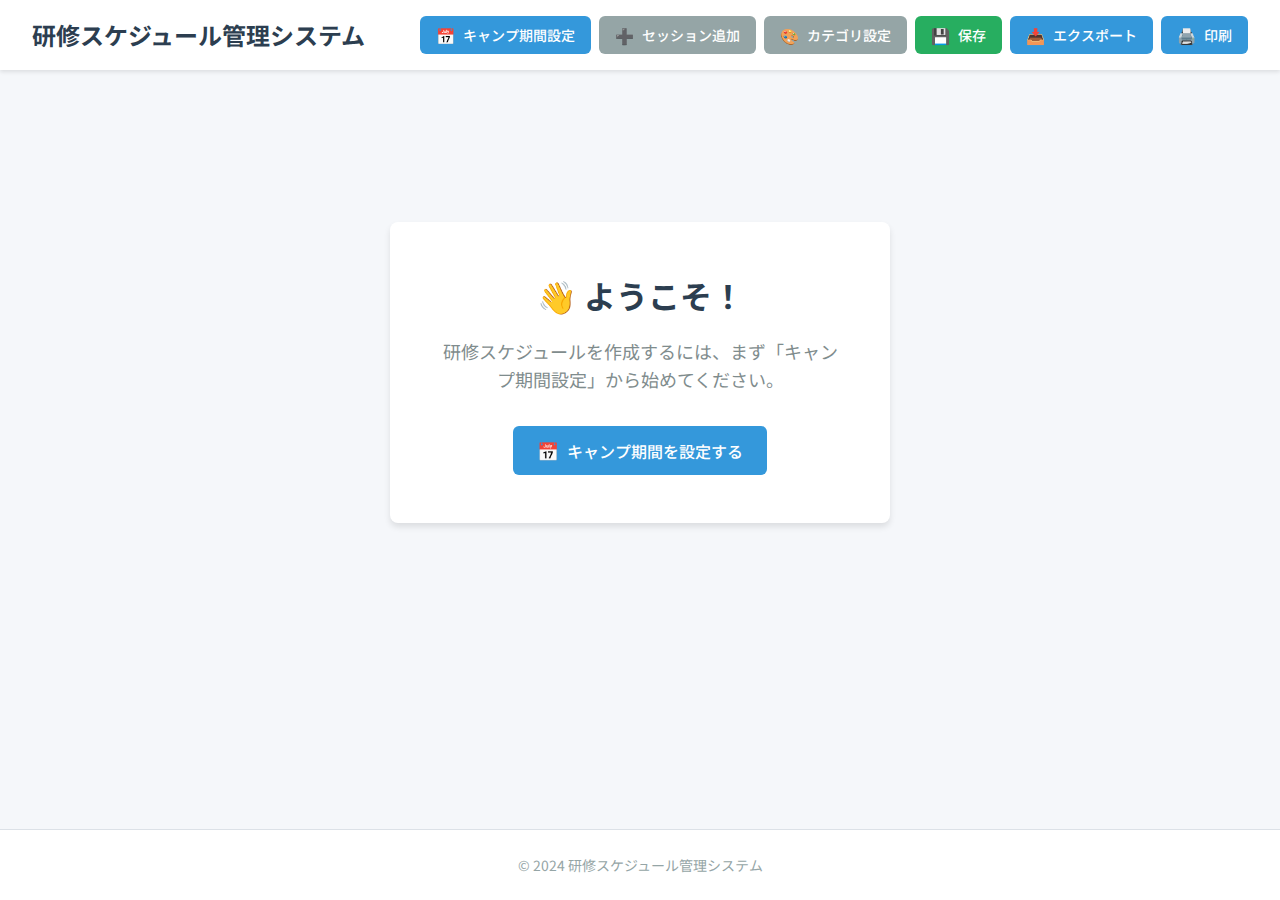
<file: training-schedule-index.html>
<!DOCTYPE html>
<html lang="ja">
<head>
    <meta charset="UTF-8">
    <meta name="viewport" content="width=device-width, initial-scale=1.0">
    <title>研修スケジュール管理システム</title>
    
    <!-- CSS ファイル -->
    <link rel="stylesheet" href="css/main.css">
    <link rel="stylesheet" href="css/schedule.css">
    <link rel="stylesheet" href="css/modal.css">
    <link rel="stylesheet" href="css/print.css" media="print">
    
    <!-- フォント -->
    <link href="https://fonts.googleapis.com/css2?family=Noto+Sans+JP:wght@400;500;700&display=swap" rel="stylesheet">
</head>
<body>
    <!-- ヘッダー -->
    <header class="main-header">
        <div class="header-container">
            <h1 class="app-title">研修スケジュール管理システム</h1>
            <div class="header-controls">
                <button id="campSettingBtn" class="btn btn-primary">
                    <span class="icon">📅</span> キャンプ期間設定
                </button>
                <button id="addSessionBtn" class="btn btn-secondary">
                    <span class="icon">➕</span> セッション追加
                </button>
                <button id="categorySettingBtn" class="btn btn-secondary">
                    <span class="icon">🎨</span> カテゴリ設定
                </button>
                <button id="saveBtn" class="btn btn-success">
                    <span class="icon">💾</span> 保存
                </button>
                <button id="exportBtn" class="btn btn-info">
                    <span class="icon">📥</span> エクスポート
                </button>
                <button id="printBtn" class="btn btn-info">
                    <span class="icon">🖨️</span> 印刷
                </button>
            </div>
        </div>
    </header>

    <!-- キャンプ情報表示エリア -->
    <div class="camp-info-bar" id="campInfoBar" style="display: none;">
        <div class="camp-info-container">
            <span class="camp-title" id="campTitle">新入社員研修</span>
            <span class="camp-period" id="campPeriod">2024年4月8日(月) 〜 4月12日(金)</span>
            <span class="camp-duration" id="campDuration">5日間</span>
        </div>
    </div>

    <!-- メインコンテンツ -->
    <main class="main-content">
        <!-- スケジュール表示エリア -->
        <div class="schedule-container" id="scheduleContainer">
            <div class="schedule-wrapper">
                <table class="schedule-table" id="scheduleTable">
                    <thead>
                        <tr id="scheduleHeader">
                            <th class="time-header">時間</th>
                            <!-- 動的に日付列が追加される -->
                        </tr>
                    </thead>
                    <tbody id="scheduleBody">
                        <!-- 動的に時間行が追加される -->
                    </tbody>
                </table>
            </div>
        </div>

        <!-- 初期表示メッセージ -->
        <div class="empty-state" id="emptyState">
            <div class="empty-state-content">
                <h2>👋 ようこそ！</h2>
                <p>研修スケジュールを作成するには、まず「キャンプ期間設定」から始めてください。</p>
                <button class="btn btn-primary btn-large" onclick="document.getElementById('campSettingBtn').click()">
                    <span class="icon">📅</span> キャンプ期間を設定する
                </button>
            </div>
        </div>
    </main>

    <!-- カテゴリ凡例 -->
    <div class="category-legend" id="categoryLegend" style="display: none;">
        <h3>カテゴリ凡例</h3>
        <div class="legend-items">
            <div class="legend-item" data-category="sales">
                <span class="legend-color"></span>
                <span class="legend-label">セールス</span>
            </div>
            <div class="legend-item" data-category="service">
                <span class="legend-color"></span>
                <span class="legend-label">サービス</span>
            </div>
            <div class="legend-item" data-category="gespro">
                <span class="legend-color"></span>
                <span class="legend-label">ゲスプロ</span>
            </div>
            <div class="legend-item" data-category="opemane">
                <span class="legend-color"></span>
                <span class="legend-label">オペマネ</span>
            </div>
            <div class="legend-item" data-category="other">
                <span class="legend-color"></span>
                <span class="legend-label">その他</span>
            </div>
        </div>
    </div>

    <!-- キャンプ期間設定モーダル -->
    <div class="modal" id="campSettingModal">
        <div class="modal-content">
            <div class="modal-header">
                <h2>キャンプ期間設定</h2>
                <button class="modal-close" onclick="closeModal('campSettingModal')">&times;</button>
            </div>
            <div class="modal-body">
                <form id="campSettingForm">
                    <div class="form-group">
                        <label for="campName">研修名称</label>
                        <input type="text" id="campName" name="campName" class="form-control" 
                               placeholder="例：新入社員研修" required>
                    </div>
                    <div class="form-group">
                        <label for="startDate">開始日</label>
                        <input type="date" id="startDate" name="startDate" class="form-control" required>
                    </div>
                    <div class="form-group">
                        <label for="duration">期間（日数）</label>
                        <select id="duration" name="duration" class="form-control" required>
                            <option value="">選択してください</option>
                            <option value="1">1日間</option>
                            <option value="2">2日間</option>
                            <option value="3">3日間</option>
                            <option value="4">4日間</option>
                            <option value="5">5日間</option>
                            <option value="6">6日間</option>
                            <option value="7">7日間（1週間）</option>
                            <option value="8">8日間</option>
                            <option value="9">9日間</option>
                            <option value="10">10日間</option>
                        </select>
                    </div>
                    <div class="form-note">
                        ※ 日曜日は自動的に研修なし日として設定されます
                    </div>
                </form>
            </div>
            <div class="modal-footer">
                <button type="button" class="btn btn-secondary" onclick="closeModal('campSettingModal')">キャンセル</button>
                <button type="button" class="btn btn-primary" onclick="saveCampSettings()">設定を保存</button>
            </div>
        </div>
    </div>

    <!-- セッション編集モーダル -->
    <div class="modal" id="sessionEditModal">
        <div class="modal-content">
            <div class="modal-header">
                <h2 id="sessionModalTitle">セッション編集</h2>
                <button class="modal-close" onclick="closeModal('sessionEditModal')">&times;</button>
            </div>
            <div class="modal-body">
                <form id="sessionEditForm">
                    <div class="form-row">
                        <div class="form-group form-col-half">
                            <label for="sessionDate">日付</label>
                            <input type="date" id="sessionDate" name="sessionDate" class="form-control" readonly>
                        </div>
                        <div class="form-group form-col-half">
                            <label for="sessionType">種別</label>
                            <select id="sessionType" name="sessionType" class="form-control" required>
                                <option value="lecture">講義</option>
                                <option value="practice">実践</option>
                                <option value="break">休憩</option>
                                <option value="meal">食事</option>
                                <option value="interview">面談</option>
                            </select>
                        </div>
                    </div>
                    <div class="form-row">
                        <div class="form-group form-col-half">
                            <label for="sessionStartTime">開始時間</label>
                            <select id="sessionStartTime" name="sessionStartTime" class="form-control" required>
                                <!-- 時間オプションは動的に生成 -->
                            </select>
                        </div>
                        <div class="form-group form-col-half">
                            <label for="sessionDuration">時間（分）</label>
                            <select id="sessionDuration" name="sessionDuration" class="form-control" required>
                                <option value="15">15分</option>
                                <option value="30">30分</option>
                                <option value="45">45分</option>
                                <option value="50">50分</option>
                                <option value="60">60分</option>
                                <option value="90">90分</option>
                                <option value="120">120分</option>
                                <option value="150">150分</option>
                                <option value="180">180分</option>
                            </select>
                        </div>
                    </div>
                    <div class="form-group">
                        <label for="sessionTitle">タイトル</label>
                        <input type="text" id="sessionTitle" name="sessionTitle" class="form-control" 
                               placeholder="例：営業基礎研修" required>
                    </div>
                    <div class="form-row">
                        <div class="form-group form-col-half">
                            <label for="sessionCategory">カテゴリ</label>
                            <select id="sessionCategory" name="sessionCategory" class="form-control">
                                <option value="">選択してください</option>
                                <option value="sales">セールス</option>
                                <option value="service">サービス</option>
                                <option value="gespro">ゲスプロ</option>
                                <option value="opemane">オペマネ</option>
                                <option value="other">その他</option>
                            </select>
                        </div>
                        <div class="form-group form-col-half">
                            <label for="sessionInstructor">講師</label>
                            <input type="text" id="sessionInstructor" name="sessionInstructor" 
                                   class="form-control" placeholder="例：千葉" list="instructorList">
                            <datalist id="instructorList">
                                <!-- 講師リストは動的に生成 -->
                            </datalist>
                        </div>
                    </div>
                    <div class="form-group">
                        <label for="sessionNotes">備考</label>
                        <textarea id="sessionNotes" name="sessionNotes" class="form-control" 
                                  rows="3" placeholder="メモや注意事項があれば入力"></textarea>
                    </div>
                </form>
            </div>
            <div class="modal-footer">
                <button type="button" class="btn btn-danger" id="deleteSessionBtn" onclick="deleteSession()" style="display: none;">削除</button>
                <button type="button" class="btn btn-secondary" onclick="closeModal('sessionEditModal')">キャンセル</button>
                <button type="button" class="btn btn-primary" onclick="saveSession()">保存</button>
            </div>
        </div>
    </div>

    <!-- カテゴリ設定モーダル -->
    <div class="modal" id="categorySettingModal">
        <div class="modal-content modal-content-wide">
            <div class="modal-header">
                <h2>カテゴリ設定</h2>
                <button class="modal-close" onclick="closeModal('categorySettingModal')">&times;</button>
            </div>
            <div class="modal-body">
                <div class="category-settings">
                    <div class="category-item">
                        <label>セールス</label>
                        <input type="color" id="colorSales" value="#3498db">
                        <span class="color-preview" style="background-color: #3498db;"></span>
                    </div>
                    <div class="category-item">
                        <label>サービス</label>
                        <input type="color" id="colorService" value="#2ecc71">
                        <span class="color-preview" style="background-color: #2ecc71;"></span>
                    </div>
                    <div class="category-item">
                        <label>ゲスプロ</label>
                        <input type="color" id="colorGespro" value="#e74c3c">
                        <span class="color-preview" style="background-color: #e74c3c;"></span>
                    </div>
                    <div class="category-item">
                        <label>オペマネ</label>
                        <input type="color" id="colorOpemane" value="#9b59b6">
                        <span class="color-preview" style="background-color: #9b59b6;"></span>
                    </div>
                    <div class="category-item">
                        <label>その他</label>
                        <input type="color" id="colorOther" value="#f39c12">
                        <span class="color-preview" style="background-color: #f39c12;"></span>
                    </div>
                </div>
                <div class="preset-themes">
                    <h3>プリセットテーマ</h3>
                    <button class="btn btn-small" onclick="applyTheme('default')">デフォルト</button>
                    <button class="btn btn-small" onclick="applyTheme('pastel')">パステル</button>
                    <button class="btn btn-small" onclick="applyTheme('vivid')">ビビッド</button>
                    <button class="btn btn-small" onclick="applyTheme('monochrome')">モノクロ</button>
                </div>
            </div>
            <div class="modal-footer">
                <button type="button" class="btn btn-secondary" onclick="closeModal('categorySettingModal')">キャンセル</button>
                <button type="button" class="btn btn-primary" onclick="saveCategorySettings()">設定を保存</button>
            </div>
        </div>
    </div>

    <!-- フッター -->
    <footer class="main-footer">
        <p>&copy; 2024 研修スケジュール管理システム</p>
    </footer>

    <!-- JavaScript ファイル -->
    <script src="js/app.js"></script>
    <script src="js/schedule.js"></script>
    <script src="js/editor.js"></script>
    <script src="js/storage.js"></script>
    <script src="js/export.js"></script>
    
    <!-- 簡易的なモーダル制御（後でJSファイルに移動） -->
    <script>
        // モーダルを閉じる関数
        function closeModal(modalId) {
            document.getElementById(modalId).style.display = 'none';
        }
        
        // モーダルを開く関数
        function openModal(modalId) {
            document.getElementById(modalId).style.display = 'flex';
        }
        
        // 仮の関数（後でJSファイルで実装）
        function saveCampSettings() {
            console.log('キャンプ期間設定を保存');
            closeModal('campSettingModal');
        }
        
        function saveSession() {
            console.log('セッションを保存');
            closeModal('sessionEditModal');
        }
        
        function deleteSession() {
            if (confirm('このセッションを削除してもよろしいですか？')) {
                console.log('セッションを削除');
                closeModal('sessionEditModal');
            }
        }
        
        function saveCategorySettings() {
            console.log('カテゴリ設定を保存');
            closeModal('categorySettingModal');
        }
        
        function applyTheme(themeName) {
            console.log('テーマを適用:', themeName);
        }
        
        // 初期イベントリスナー設定
        document.addEventListener('DOMContentLoaded', function() {
            // ボタンクリックイベント
            document.getElementById('campSettingBtn').addEventListener('click', function() {
                openModal('campSettingModal');
            });
            
            document.getElementById('categorySettingBtn').addEventListener('click', function() {
                openModal('categorySettingModal');
            });
            
            // モーダルの外側クリックで閉じる
            document.querySelectorAll('.modal').forEach(modal => {
                modal.addEventListener('click', function(e) {
                    if (e.target === modal) {
                        modal.style.display = 'none';
                    }
                });
            });
        });
    </script>
</body>
</html>
</file>
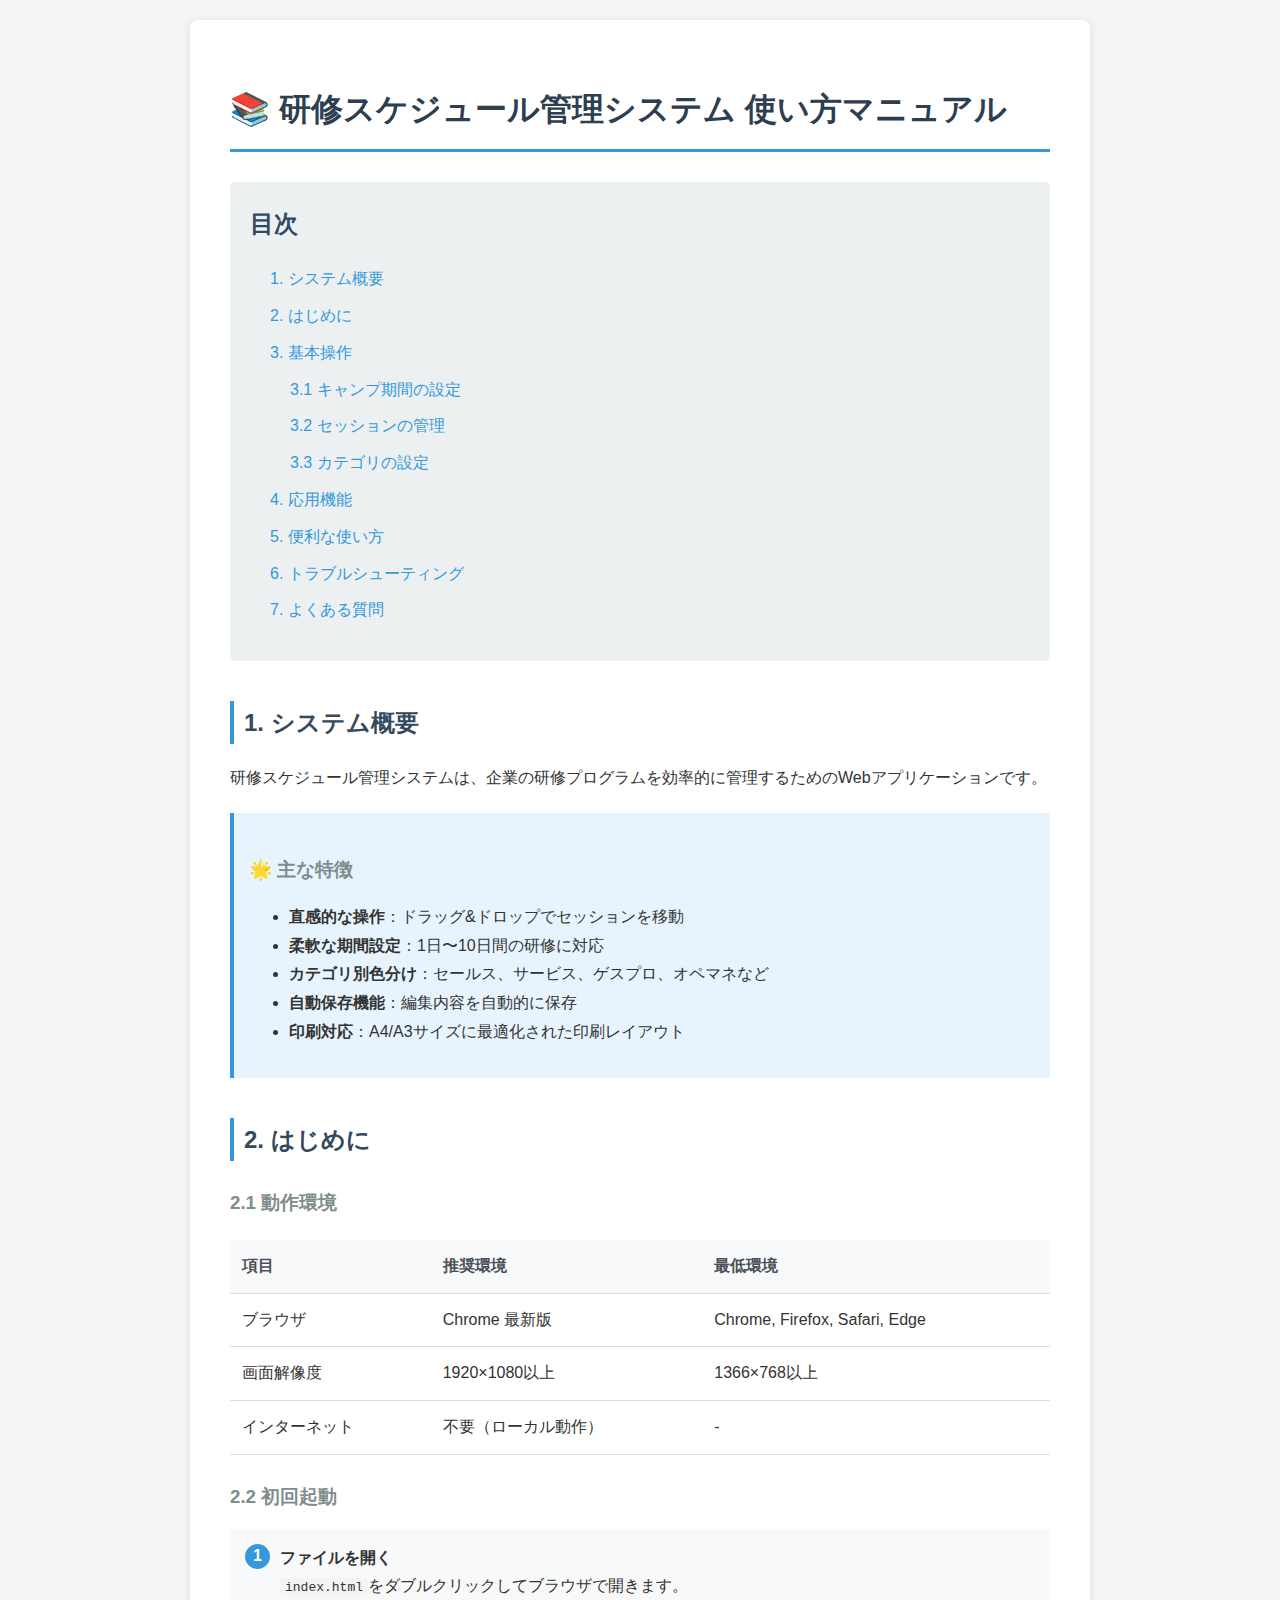
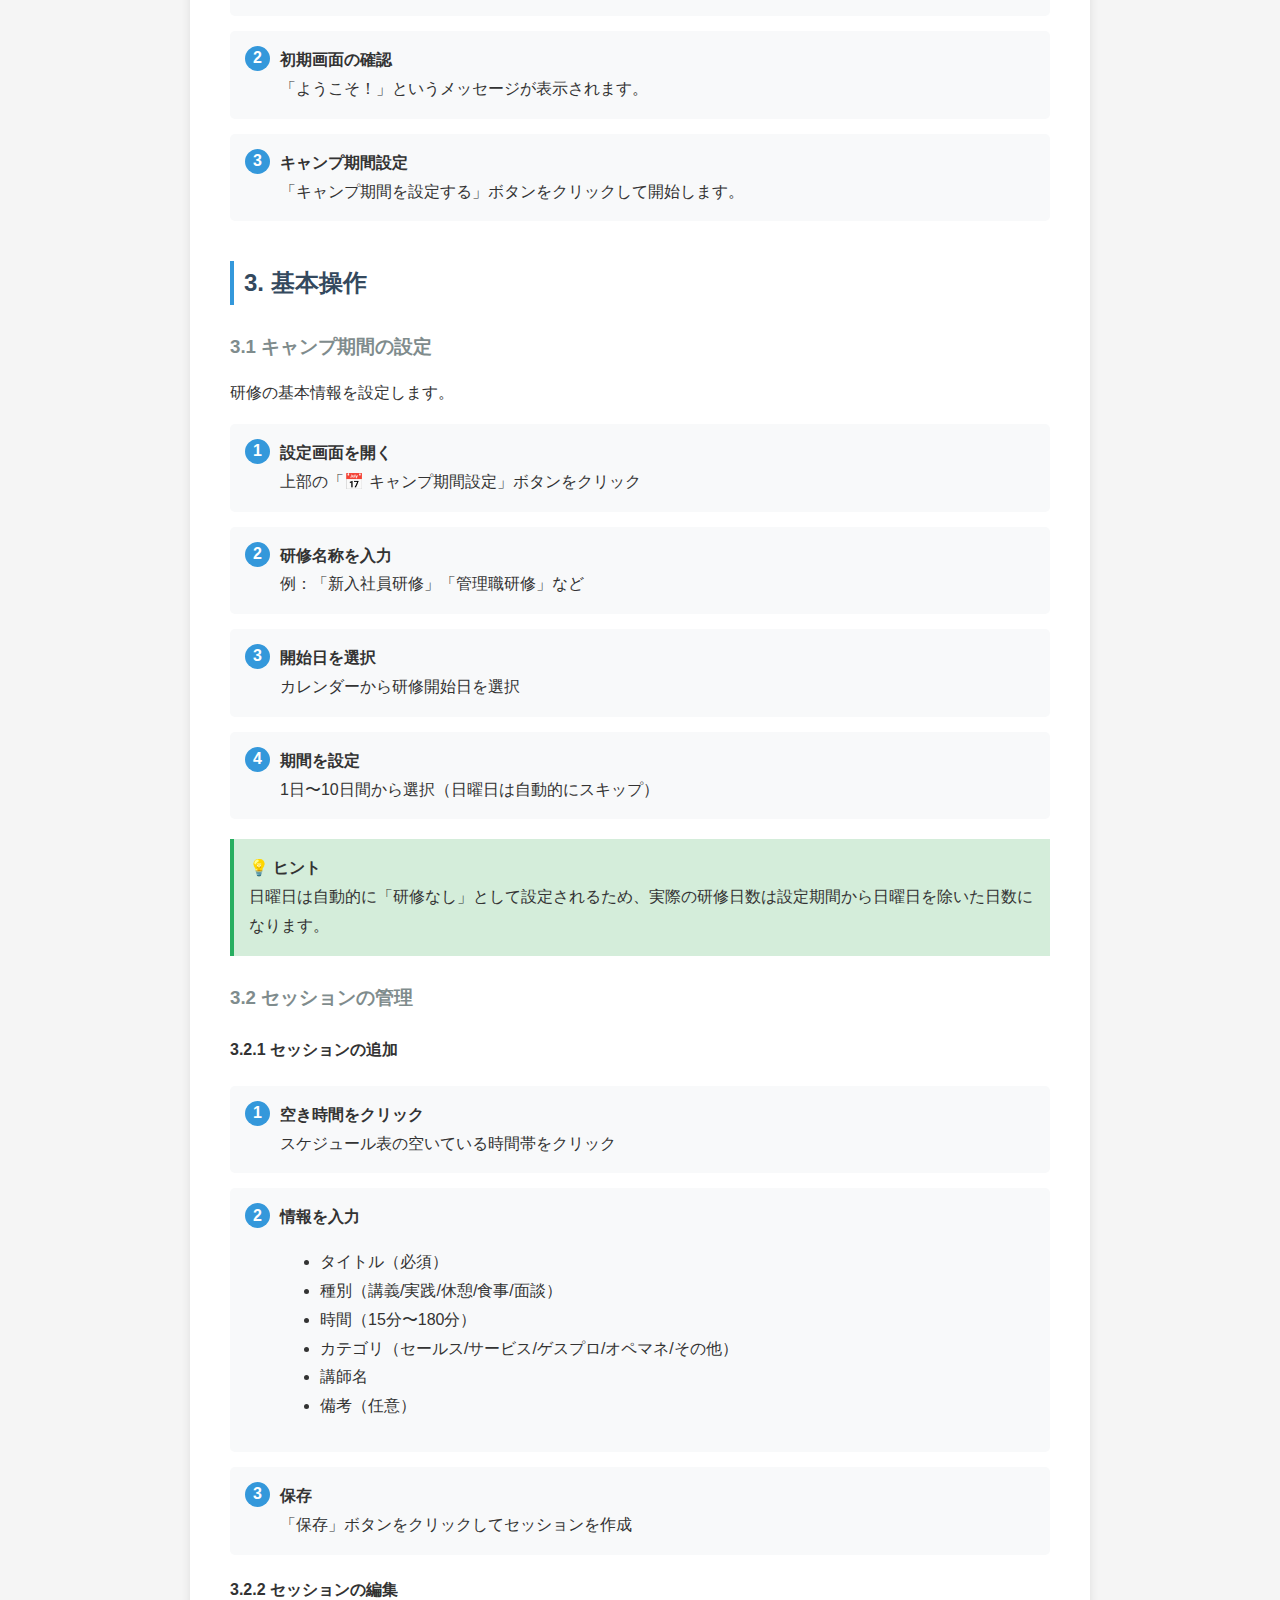
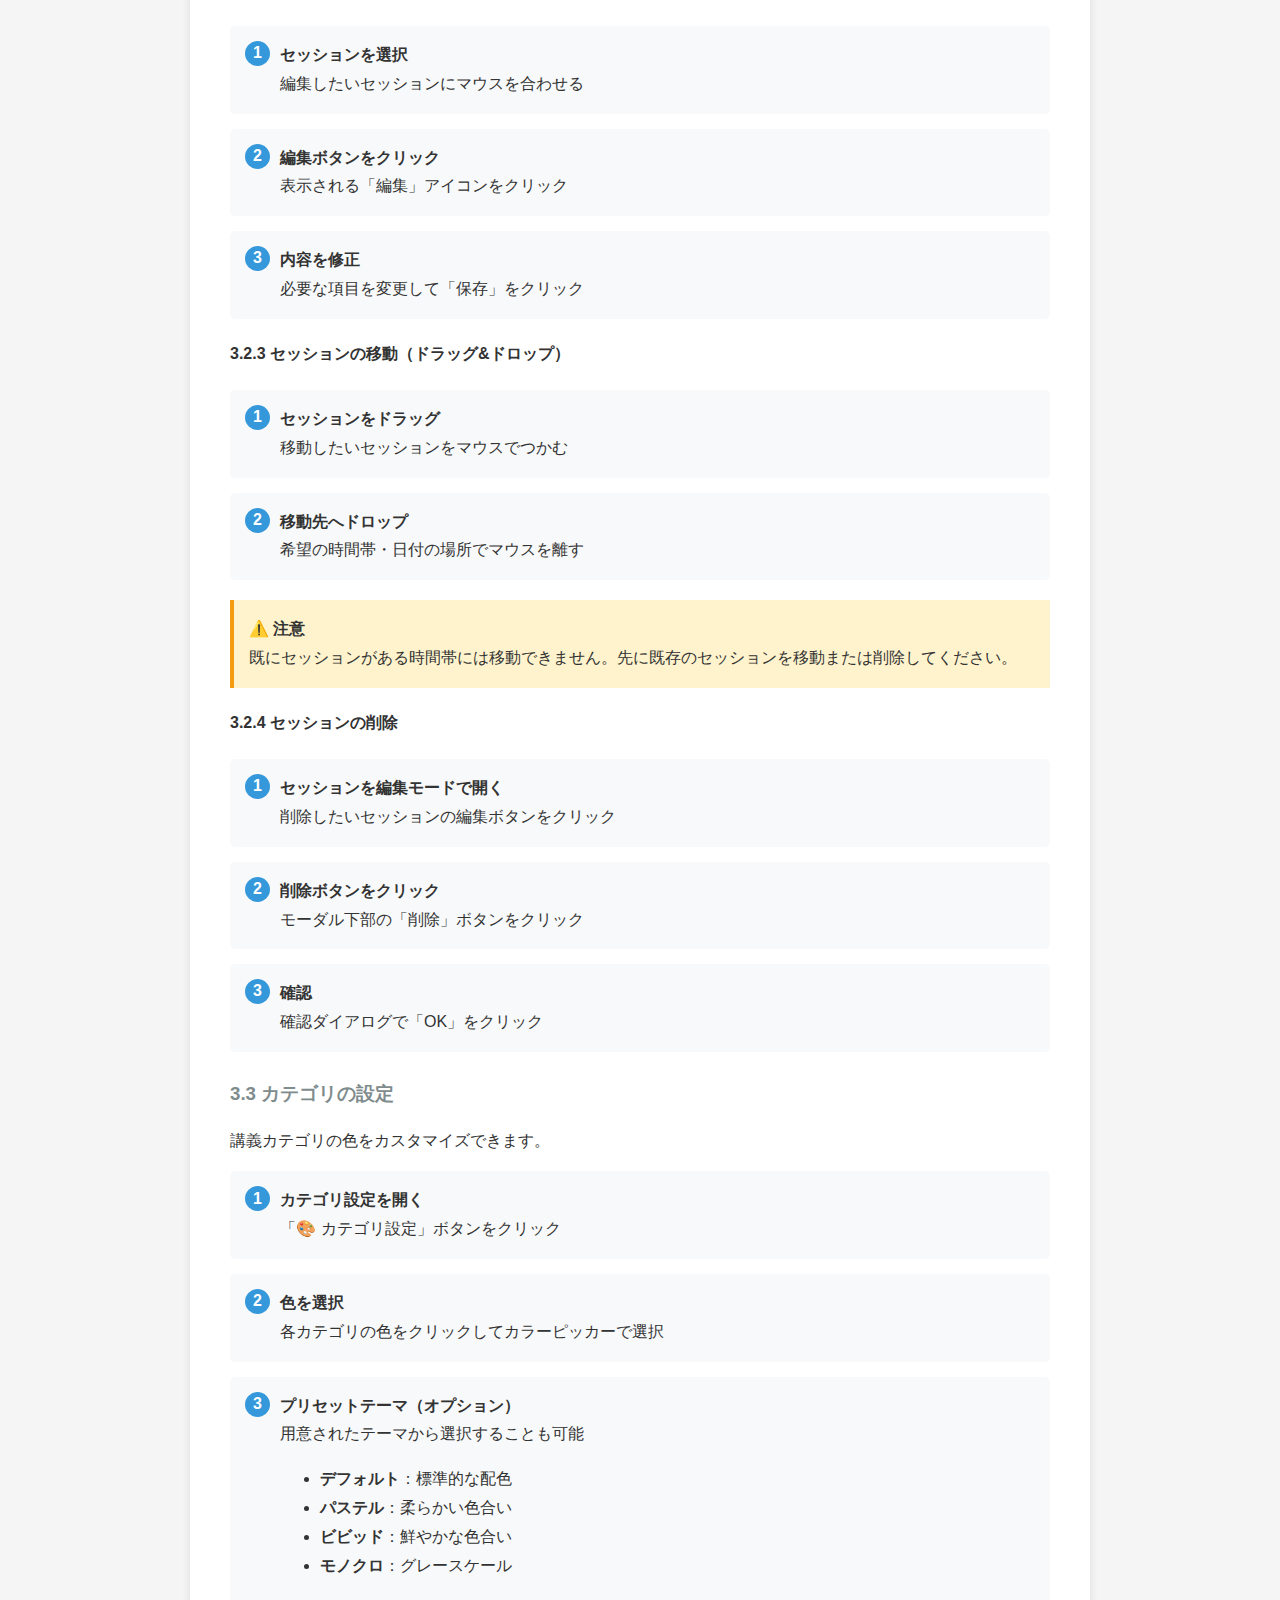
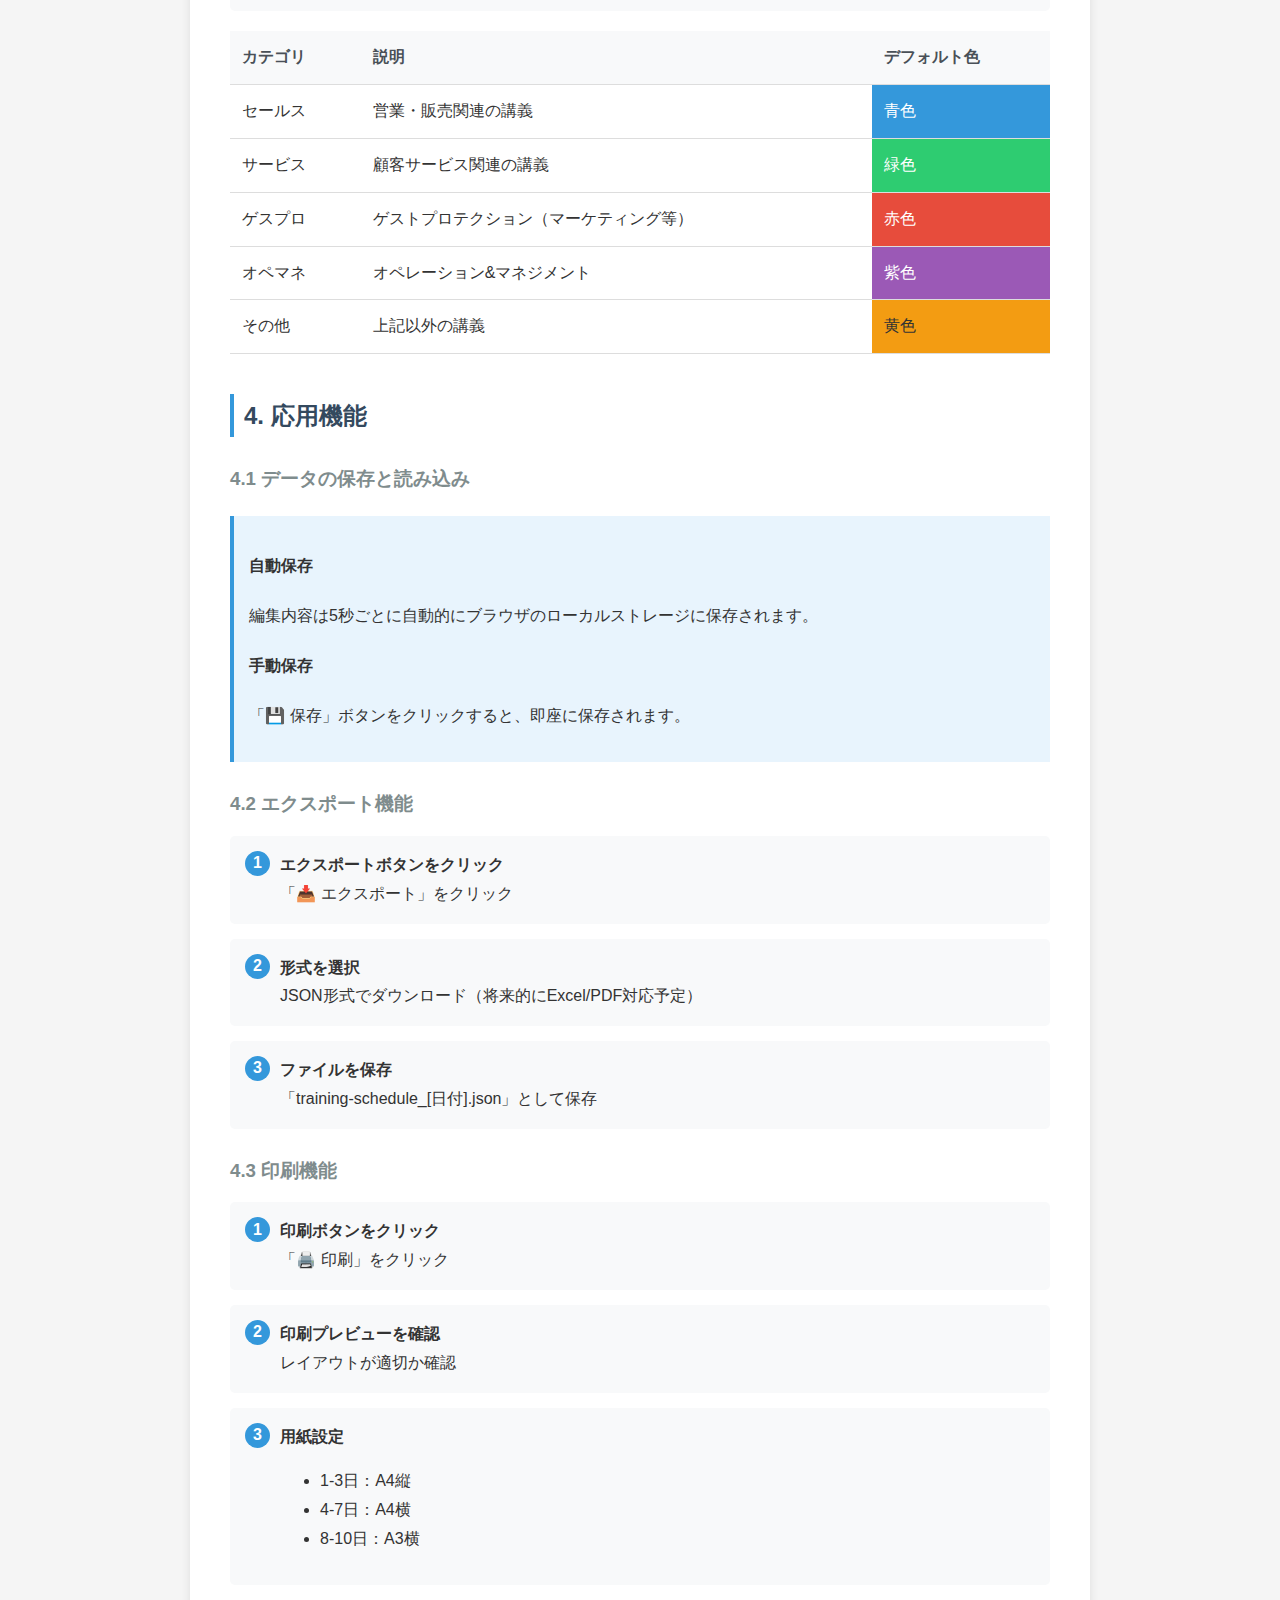
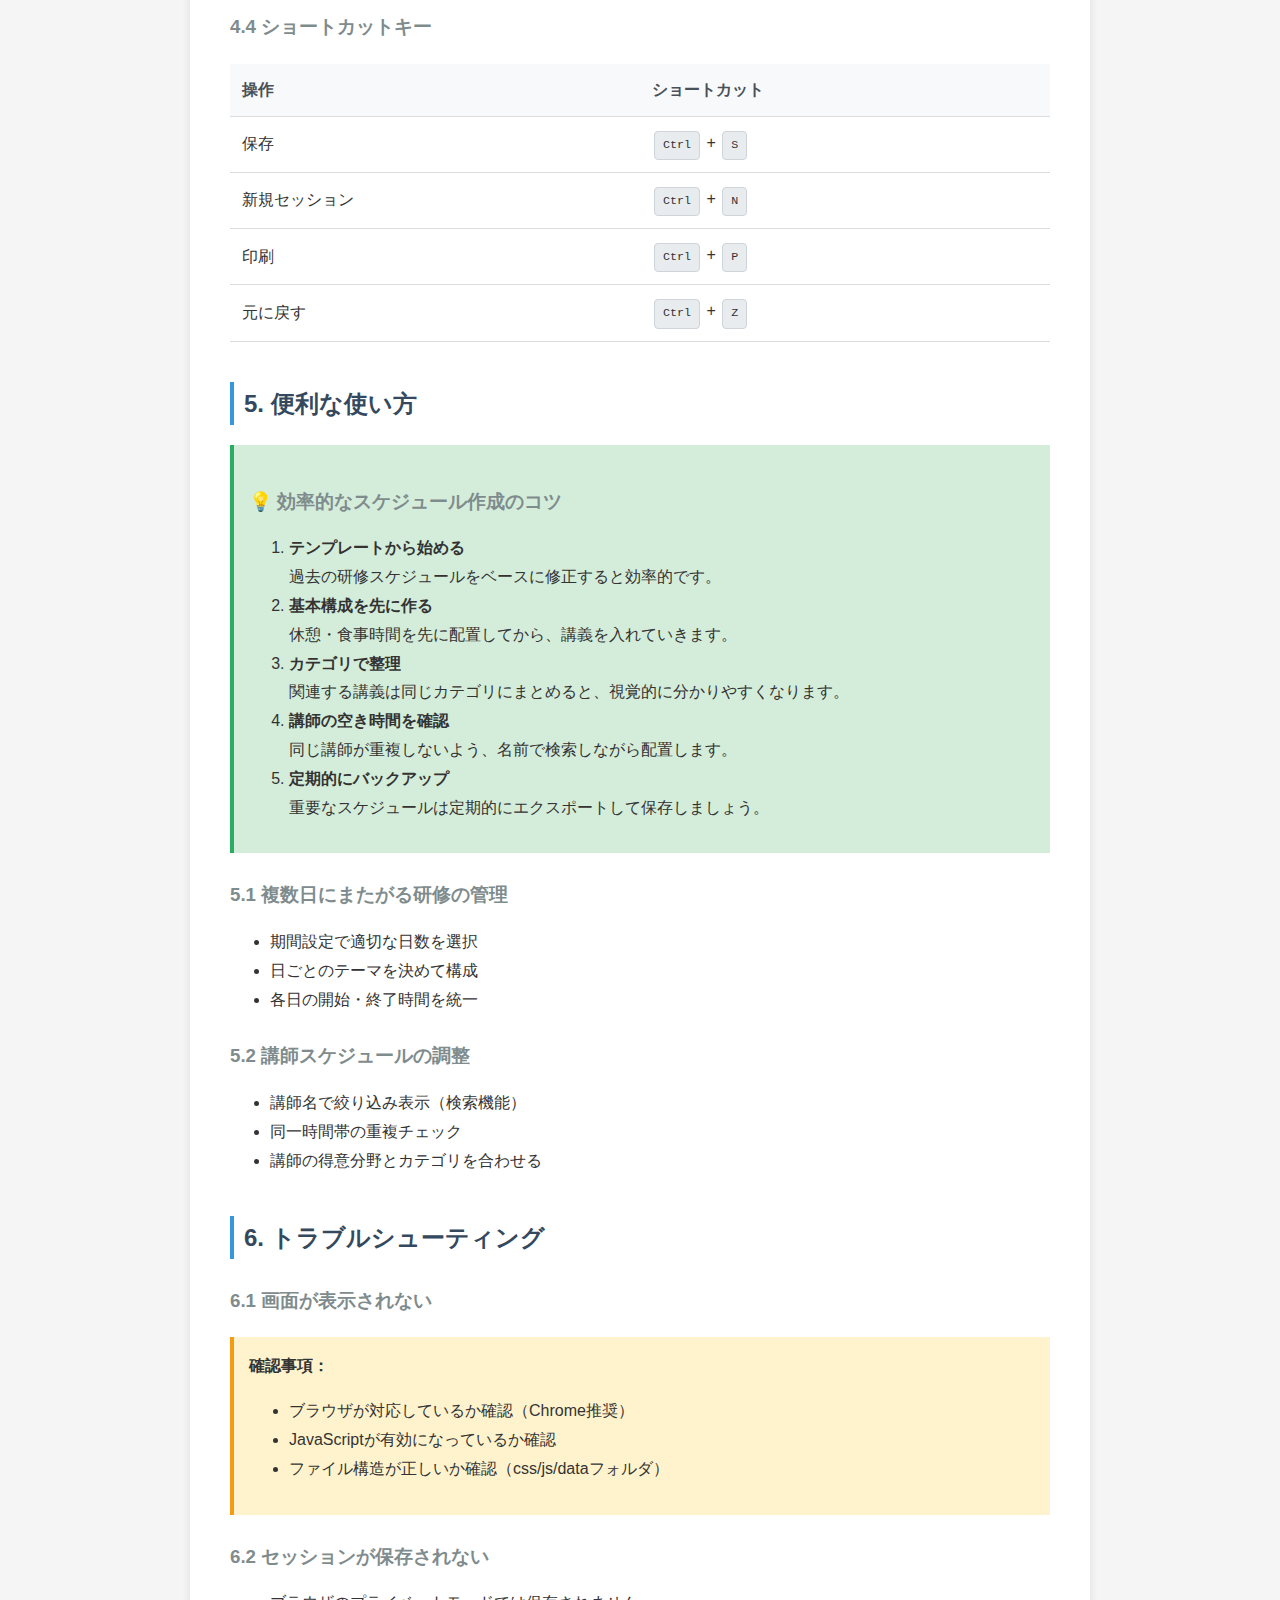
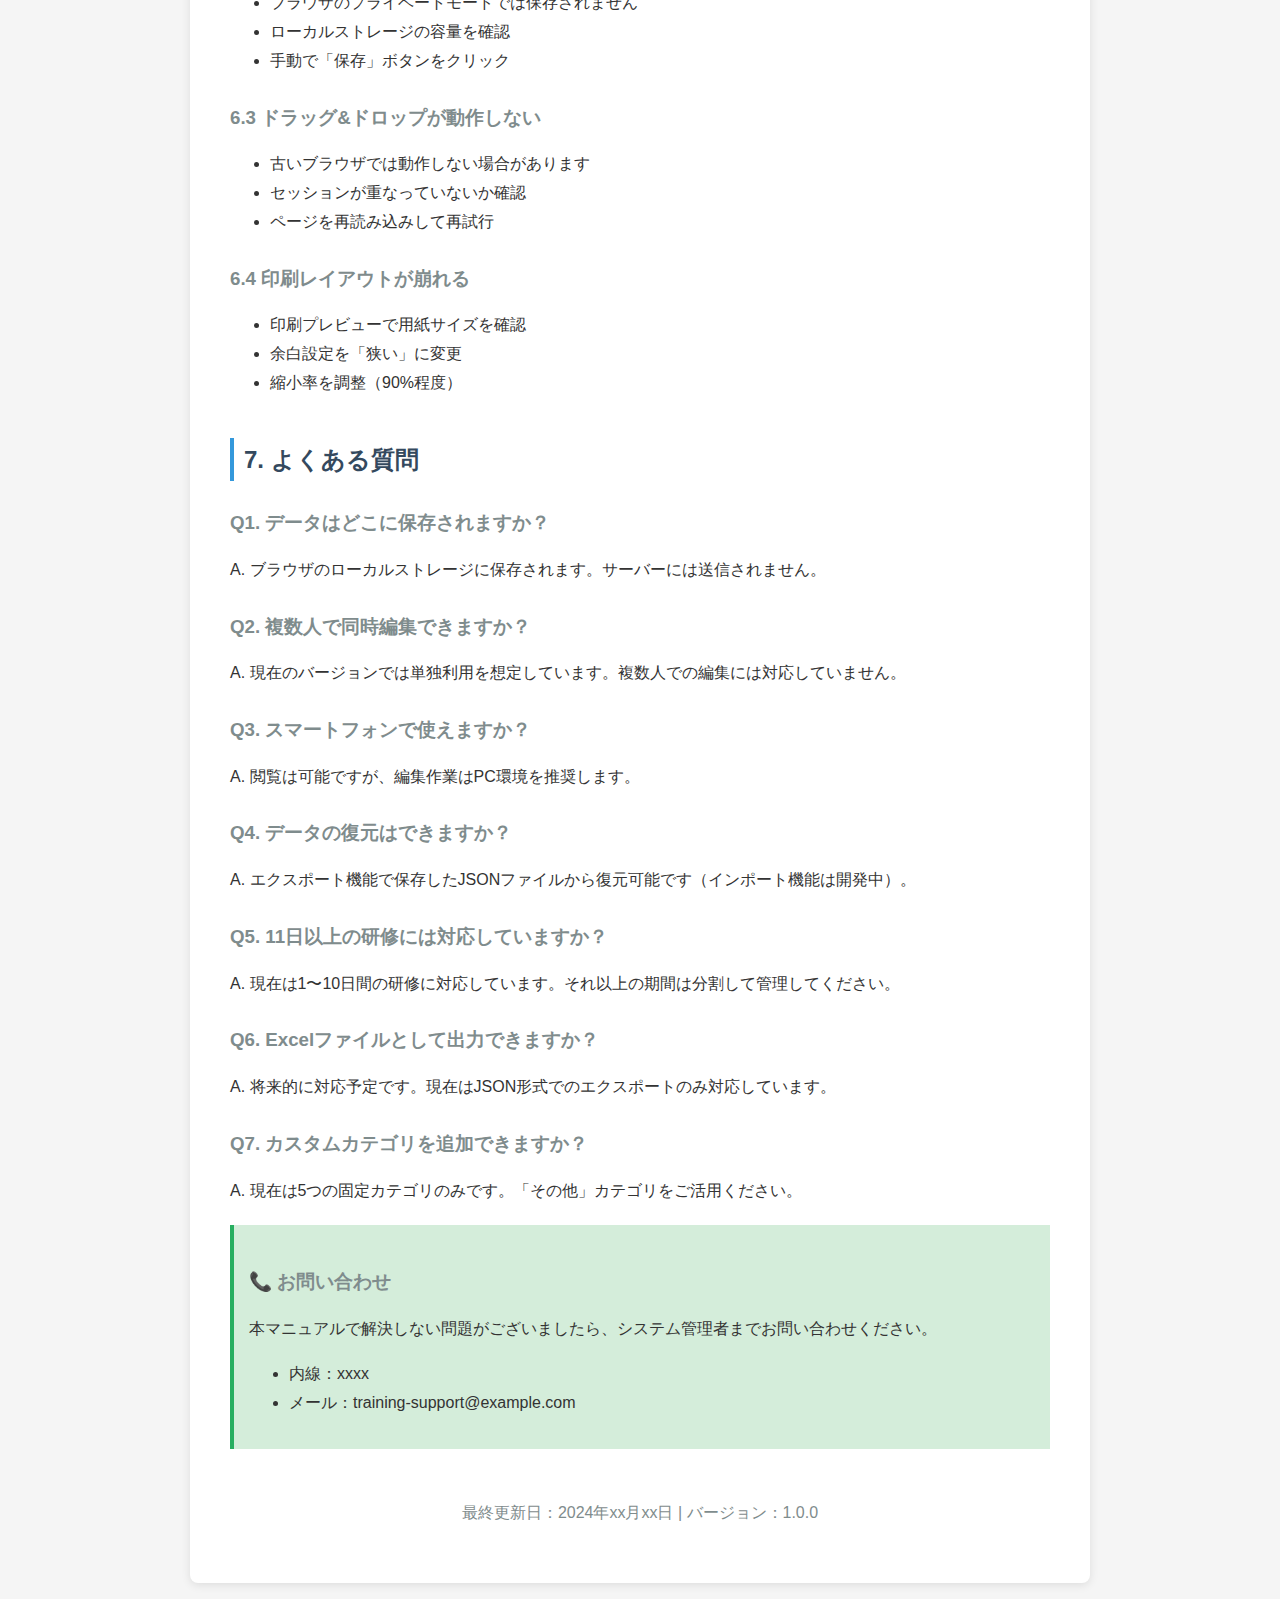
<file: docs/training-schedule-manual (1).html>
<!DOCTYPE html>
<html lang="ja">
<head>
    <meta charset="UTF-8">
    <meta name="viewport" content="width=device-width, initial-scale=1.0">
    <title>研修スケジュール管理システム - 使い方マニュアル</title>
    <style>
        body {
            font-family: 'Noto Sans JP', sans-serif;
            line-height: 1.8;
            color: #333;
            max-width: 900px;
            margin: 0 auto;
            padding: 20px;
            background-color: #f5f5f5;
        }
        .manual-container {
            background-color: white;
            padding: 40px;
            border-radius: 8px;
            box-shadow: 0 2px 10px rgba(0,0,0,0.1);
        }
        h1 {
            color: #2c3e50;
            border-bottom: 3px solid #3498db;
            padding-bottom: 10px;
            margin-bottom: 30px;
        }
        h2 {
            color: #34495e;
            margin-top: 40px;
            margin-bottom: 20px;
            padding-left: 10px;
            border-left: 4px solid #3498db;
        }
        h3 {
            color: #7f8c8d;
            margin-top: 25px;
            margin-bottom: 15px;
        }
        .toc {
            background-color: #ecf0f1;
            padding: 20px;
            border-radius: 5px;
            margin-bottom: 40px;
        }
        .toc h2 {
            margin-top: 0;
            border: none;
            padding-left: 0;
        }
        .toc ul {
            list-style-type: none;
            padding-left: 20px;
        }
        .toc li {
            margin: 8px 0;
        }
        .toc a {
            color: #3498db;
            text-decoration: none;
        }
        .toc a:hover {
            text-decoration: underline;
        }
        .feature-box {
            background-color: #e8f4fd;
            border-left: 4px solid #3498db;
            padding: 15px;
            margin: 20px 0;
        }
        .warning-box {
            background-color: #fff3cd;
            border-left: 4px solid #f39c12;
            padding: 15px;
            margin: 20px 0;
        }
        .tip-box {
            background-color: #d4edda;
            border-left: 4px solid #27ae60;
            padding: 15px;
            margin: 20px 0;
        }
        .step {
            background-color: #f8f9fa;
            padding: 15px;
            margin: 15px 0;
            border-radius: 5px;
            counter-increment: step-counter;
            position: relative;
            padding-left: 50px;
        }
        .step::before {
            content: counter(step-counter);
            position: absolute;
            left: 15px;
            top: 15px;
            background-color: #3498db;
            color: white;
            width: 25px;
            height: 25px;
            border-radius: 50%;
            display: flex;
            align-items: center;
            justify-content: center;
            font-weight: bold;
        }
        .icon {
            display: inline-block;
            margin-right: 5px;
        }
        code {
            background-color: #f4f4f4;
            padding: 2px 5px;
            border-radius: 3px;
            font-family: monospace;
        }
        .shortcut-key {
            display: inline-block;
            background-color: #e9ecef;
            padding: 3px 8px;
            border-radius: 4px;
            border: 1px solid #ced4da;
            font-family: monospace;
            font-size: 0.9em;
            margin: 0 2px;
        }
        table {
            width: 100%;
            border-collapse: collapse;
            margin: 20px 0;
        }
        th, td {
            padding: 12px;
            text-align: left;
            border-bottom: 1px solid #ddd;
        }
        th {
            background-color: #f8f9fa;
            font-weight: bold;
            color: #495057;
        }
        .back-to-top {
            position: fixed;
            bottom: 20px;
            right: 20px;
            background-color: #3498db;
            color: white;
            padding: 10px 15px;
            border-radius: 5px;
            text-decoration: none;
            display: none;
        }
        .back-to-top:hover {
            background-color: #2980b9;
        }
        @media print {
            .manual-container {
                box-shadow: none;
            }
            .back-to-top {
                display: none !important;
            }
        }
    </style>
</head>
<body>
    <div class="manual-container">
        <h1>📚 研修スケジュール管理システム 使い方マニュアル</h1>
        
        <div class="toc">
            <h2>目次</h2>
            <ul>
                <li><a href="#overview">1. システム概要</a></li>
                <li><a href="#getting-started">2. はじめに</a></li>
                <li><a href="#basic-operations">3. 基本操作</a>
                    <ul>
                        <li><a href="#camp-setting">3.1 キャンプ期間の設定</a></li>
                        <li><a href="#session-management">3.2 セッションの管理</a></li>
                        <li><a href="#category-setting">3.3 カテゴリの設定</a></li>
                    </ul>
                </li>
                <li><a href="#advanced-features">4. 応用機能</a></li>
                <li><a href="#tips">5. 便利な使い方</a></li>
                <li><a href="#troubleshooting">6. トラブルシューティング</a></li>
                <li><a href="#faq">7. よくある質問</a></li>
            </ul>
        </div>

        <section id="overview">
            <h2>1. システム概要</h2>
            <p>研修スケジュール管理システムは、企業の研修プログラムを効率的に管理するためのWebアプリケーションです。</p>
            
            <div class="feature-box">
                <h3>🌟 主な特徴</h3>
                <ul>
                    <li><strong>直感的な操作</strong>：ドラッグ&ドロップでセッションを移動</li>
                    <li><strong>柔軟な期間設定</strong>：1日〜10日間の研修に対応</li>
                    <li><strong>カテゴリ別色分け</strong>：セールス、サービス、ゲスプロ、オペマネなど</li>
                    <li><strong>自動保存機能</strong>：編集内容を自動的に保存</li>
                    <li><strong>印刷対応</strong>：A4/A3サイズに最適化された印刷レイアウト</li>
                </ul>
            </div>
        </section>

        <section id="getting-started">
            <h2>2. はじめに</h2>
            
            <h3>2.1 動作環境</h3>
            <table>
                <tr>
                    <th>項目</th>
                    <th>推奨環境</th>
                    <th>最低環境</th>
                </tr>
                <tr>
                    <td>ブラウザ</td>
                    <td>Chrome 最新版</td>
                    <td>Chrome, Firefox, Safari, Edge</td>
                </tr>
                <tr>
                    <td>画面解像度</td>
                    <td>1920×1080以上</td>
                    <td>1366×768以上</td>
                </tr>
                <tr>
                    <td>インターネット</td>
                    <td>不要（ローカル動作）</td>
                    <td>-</td>
                </tr>
            </table>

            <h3>2.2 初回起動</h3>
            <div class="step" style="counter-reset: step-counter;">
                <strong>ファイルを開く</strong><br>
                <code>index.html</code>をダブルクリックしてブラウザで開きます。
            </div>
            <div class="step">
                <strong>初期画面の確認</strong><br>
                「ようこそ！」というメッセージが表示されます。
            </div>
            <div class="step">
                <strong>キャンプ期間設定</strong><br>
                「キャンプ期間を設定する」ボタンをクリックして開始します。
            </div>
        </section>

        <section id="basic-operations">
            <h2>3. 基本操作</h2>
            
            <h3 id="camp-setting">3.1 キャンプ期間の設定</h3>
            <p>研修の基本情報を設定します。</p>
            
            <div class="step" style="counter-reset: step-counter;">
                <strong>設定画面を開く</strong><br>
                上部の「<span class="icon">📅</span>キャンプ期間設定」ボタンをクリック
            </div>
            <div class="step">
                <strong>研修名称を入力</strong><br>
                例：「新入社員研修」「管理職研修」など
            </div>
            <div class="step">
                <strong>開始日を選択</strong><br>
                カレンダーから研修開始日を選択
            </div>
            <div class="step">
                <strong>期間を設定</strong><br>
                1日〜10日間から選択（日曜日は自動的にスキップ）
            </div>
            
            <div class="tip-box">
                <strong>💡 ヒント</strong><br>
                日曜日は自動的に「研修なし」として設定されるため、実際の研修日数は設定期間から日曜日を除いた日数になります。
            </div>

            <h3 id="session-management">3.2 セッションの管理</h3>
            
            <h4>3.2.1 セッションの追加</h4>
            <div class="step" style="counter-reset: step-counter;">
                <strong>空き時間をクリック</strong><br>
                スケジュール表の空いている時間帯をクリック
            </div>
            <div class="step">
                <strong>情報を入力</strong><br>
                <ul>
                    <li>タイトル（必須）</li>
                    <li>種別（講義/実践/休憩/食事/面談）</li>
                    <li>時間（15分〜180分）</li>
                    <li>カテゴリ（セールス/サービス/ゲスプロ/オペマネ/その他）</li>
                    <li>講師名</li>
                    <li>備考（任意）</li>
                </ul>
            </div>
            <div class="step">
                <strong>保存</strong><br>
                「保存」ボタンをクリックしてセッションを作成
            </div>

            <h4>3.2.2 セッションの編集</h4>
            <div class="step" style="counter-reset: step-counter;">
                <strong>セッションを選択</strong><br>
                編集したいセッションにマウスを合わせる
            </div>
            <div class="step">
                <strong>編集ボタンをクリック</strong><br>
                表示される「編集」アイコンをクリック
            </div>
            <div class="step">
                <strong>内容を修正</strong><br>
                必要な項目を変更して「保存」をクリック
            </div>

            <h4>3.2.3 セッションの移動（ドラッグ&ドロップ）</h4>
            <div class="step" style="counter-reset: step-counter;">
                <strong>セッションをドラッグ</strong><br>
                移動したいセッションをマウスでつかむ
            </div>
            <div class="step">
                <strong>移動先へドロップ</strong><br>
                希望の時間帯・日付の場所でマウスを離す
            </div>

            <div class="warning-box">
                <strong>⚠️ 注意</strong><br>
                既にセッションがある時間帯には移動できません。先に既存のセッションを移動または削除してください。
            </div>

            <h4>3.2.4 セッションの削除</h4>
            <div class="step" style="counter-reset: step-counter;">
                <strong>セッションを編集モードで開く</strong><br>
                削除したいセッションの編集ボタンをクリック
            </div>
            <div class="step">
                <strong>削除ボタンをクリック</strong><br>
                モーダル下部の「削除」ボタンをクリック
            </div>
            <div class="step">
                <strong>確認</strong><br>
                確認ダイアログで「OK」をクリック
            </div>

            <h3 id="category-setting">3.3 カテゴリの設定</h3>
            <p>講義カテゴリの色をカスタマイズできます。</p>
            
            <div class="step" style="counter-reset: step-counter;">
                <strong>カテゴリ設定を開く</strong><br>
                「<span class="icon">🎨</span>カテゴリ設定」ボタンをクリック
            </div>
            <div class="step">
                <strong>色を選択</strong><br>
                各カテゴリの色をクリックしてカラーピッカーで選択
            </div>
            <div class="step">
                <strong>プリセットテーマ（オプション）</strong><br>
                用意されたテーマから選択することも可能
                <ul>
                    <li><strong>デフォルト</strong>：標準的な配色</li>
                    <li><strong>パステル</strong>：柔らかい色合い</li>
                    <li><strong>ビビッド</strong>：鮮やかな色合い</li>
                    <li><strong>モノクロ</strong>：グレースケール</li>
                </ul>
            </div>

            <table>
                <tr>
                    <th>カテゴリ</th>
                    <th>説明</th>
                    <th>デフォルト色</th>
                </tr>
                <tr>
                    <td>セールス</td>
                    <td>営業・販売関連の講義</td>
                    <td style="background-color: #3498db; color: white;">青色</td>
                </tr>
                <tr>
                    <td>サービス</td>
                    <td>顧客サービス関連の講義</td>
                    <td style="background-color: #2ecc71; color: white;">緑色</td>
                </tr>
                <tr>
                    <td>ゲスプロ</td>
                    <td>ゲストプロテクション（マーケティング等）</td>
                    <td style="background-color: #e74c3c; color: white;">赤色</td>
                </tr>
                <tr>
                    <td>オペマネ</td>
                    <td>オペレーション&マネジメント</td>
                    <td style="background-color: #9b59b6; color: white;">紫色</td>
                </tr>
                <tr>
                    <td>その他</td>
                    <td>上記以外の講義</td>
                    <td style="background-color: #f39c12;">黄色</td>
                </tr>
            </table>
        </section>

        <section id="advanced-features">
            <h2>4. 応用機能</h2>
            
            <h3>4.1 データの保存と読み込み</h3>
            <div class="feature-box">
                <h4>自動保存</h4>
                <p>編集内容は5秒ごとに自動的にブラウザのローカルストレージに保存されます。</p>
                
                <h4>手動保存</h4>
                <p>「<span class="icon">💾</span>保存」ボタンをクリックすると、即座に保存されます。</p>
            </div>

            <h3>4.2 エクスポート機能</h3>
            <div class="step" style="counter-reset: step-counter;">
                <strong>エクスポートボタンをクリック</strong><br>
                「<span class="icon">📥</span>エクスポート」をクリック
            </div>
            <div class="step">
                <strong>形式を選択</strong><br>
                JSON形式でダウンロード（将来的にExcel/PDF対応予定）
            </div>
            <div class="step">
                <strong>ファイルを保存</strong><br>
                「training-schedule_[日付].json」として保存
            </div>

            <h3>4.3 印刷機能</h3>
            <div class="step" style="counter-reset: step-counter;">
                <strong>印刷ボタンをクリック</strong><br>
                「<span class="icon">🖨️</span>印刷」をクリック
            </div>
            <div class="step">
                <strong>印刷プレビューを確認</strong><br>
                レイアウトが適切か確認
            </div>
            <div class="step">
                <strong>用紙設定</strong><br>
                <ul>
                    <li>1-3日：A4縦</li>
                    <li>4-7日：A4横</li>
                    <li>8-10日：A3横</li>
                </ul>
            </div>

            <h3>4.4 ショートカットキー</h3>
            <table>
                <tr>
                    <th>操作</th>
                    <th>ショートカット</th>
                </tr>
                <tr>
                    <td>保存</td>
                    <td><span class="shortcut-key">Ctrl</span> + <span class="shortcut-key">S</span></td>
                </tr>
                <tr>
                    <td>新規セッション</td>
                    <td><span class="shortcut-key">Ctrl</span> + <span class="shortcut-key">N</span></td>
                </tr>
                <tr>
                    <td>印刷</td>
                    <td><span class="shortcut-key">Ctrl</span> + <span class="shortcut-key">P</span></td>
                </tr>
                <tr>
                    <td>元に戻す</td>
                    <td><span class="shortcut-key">Ctrl</span> + <span class="shortcut-key">Z</span></td>
                </tr>
            </table>
        </section>

        <section id="tips">
            <h2>5. 便利な使い方</h2>
            
            <div class="tip-box">
                <h3>💡 効率的なスケジュール作成のコツ</h3>
                <ol>
                    <li><strong>テンプレートから始める</strong><br>
                    過去の研修スケジュールをベースに修正すると効率的です。</li>
                    
                    <li><strong>基本構成を先に作る</strong><br>
                    休憩・食事時間を先に配置してから、講義を入れていきます。</li>
                    
                    <li><strong>カテゴリで整理</strong><br>
                    関連する講義は同じカテゴリにまとめると、視覚的に分かりやすくなります。</li>
                    
                    <li><strong>講師の空き時間を確認</strong><br>
                    同じ講師が重複しないよう、名前で検索しながら配置します。</li>
                    
                    <li><strong>定期的にバックアップ</strong><br>
                    重要なスケジュールは定期的にエクスポートして保存しましょう。</li>
                </ol>
            </div>

            <h3>5.1 複数日にまたがる研修の管理</h3>
            <ul>
                <li>期間設定で適切な日数を選択</li>
                <li>日ごとのテーマを決めて構成</li>
                <li>各日の開始・終了時間を統一</li>
            </ul>

            <h3>5.2 講師スケジュールの調整</h3>
            <ul>
                <li>講師名で絞り込み表示（検索機能）</li>
                <li>同一時間帯の重複チェック</li>
                <li>講師の得意分野とカテゴリを合わせる</li>
            </ul>
        </section>

        <section id="troubleshooting">
            <h2>6. トラブルシューティング</h2>
            
            <h3>6.1 画面が表示されない</h3>
            <div class="warning-box">
                <strong>確認事項：</strong>
                <ul>
                    <li>ブラウザが対応しているか確認（Chrome推奨）</li>
                    <li>JavaScriptが有効になっているか確認</li>
                    <li>ファイル構造が正しいか確認（css/js/dataフォルダ）</li>
                </ul>
            </div>

            <h3>6.2 セッションが保存されない</h3>
            <ul>
                <li>ブラウザのプライベートモードでは保存されません</li>
                <li>ローカルストレージの容量を確認</li>
                <li>手動で「保存」ボタンをクリック</li>
            </ul>

            <h3>6.3 ドラッグ&ドロップが動作しない</h3>
            <ul>
                <li>古いブラウザでは動作しない場合があります</li>
                <li>セッションが重なっていないか確認</li>
                <li>ページを再読み込みして再試行</li>
            </ul>

            <h3>6.4 印刷レイアウトが崩れる</h3>
            <ul>
                <li>印刷プレビューで用紙サイズを確認</li>
                <li>余白設定を「狭い」に変更</li>
                <li>縮小率を調整（90%程度）</li>
            </ul>
        </section>

        <section id="faq">
            <h2>7. よくある質問</h2>
            
            <h3>Q1. データはどこに保存されますか？</h3>
            <p>A. ブラウザのローカルストレージに保存されます。サーバーには送信されません。</p>
            
            <h3>Q2. 複数人で同時編集できますか？</h3>
            <p>A. 現在のバージョンでは単独利用を想定しています。複数人での編集には対応していません。</p>
            
            <h3>Q3. スマートフォンで使えますか？</h3>
            <p>A. 閲覧は可能ですが、編集作業はPC環境を推奨します。</p>
            
            <h3>Q4. データの復元はできますか？</h3>
            <p>A. エクスポート機能で保存したJSONファイルから復元可能です（インポート機能は開発中）。</p>
            
            <h3>Q5. 11日以上の研修には対応していますか？</h3>
            <p>A. 現在は1〜10日間の研修に対応しています。それ以上の期間は分割して管理してください。</p>
            
            <h3>Q6. Excelファイルとして出力できますか？</h3>
            <p>A. 将来的に対応予定です。現在はJSON形式でのエクスポートのみ対応しています。</p>
            
            <h3>Q7. カスタムカテゴリを追加できますか？</h3>
            <p>A. 現在は5つの固定カテゴリのみです。「その他」カテゴリをご活用ください。</p>
        </section>

        <div class="tip-box">
            <h3>📞 お問い合わせ</h3>
            <p>本マニュアルで解決しない問題がございましたら、システム管理者までお問い合わせください。</p>
            <ul>
                <li>内線：xxxx</li>
                <li>メール：training-support@example.com</li>
            </ul>
        </div>

        <p style="text-align: center; margin-top: 50px; color: #7f8c8d;">
            最終更新日：2024年xx月xx日 | バージョン：1.0.0
        </p>
    </div>

    <a href="#" class="back-to-top" id="backToTop">↑ トップへ</a>

    <script>
        // スムーズスクロール
        document.querySelectorAll('a[href^="#"]').forEach(anchor => {
            anchor.addEventListener('click', function (e) {
                e.preventDefault();
                const target = document.querySelector(this.getAttribute('href'));
                if (target) {
                    target.scrollIntoView({
                        behavior: 'smooth',
                        block: 'start'
                    });
                }
            });
        });

        // トップへ戻るボタン
        window.addEventListener('scroll', function() {
            const backToTop = document.getElementById('backToTop');
            if (window.pageYOffset > 300) {
                backToTop.style.display = 'block';
            } else {
                backToTop.style.display = 'none';
            }
        });

        document.getElementById('backToTop').addEventListener('click', function(e) {
            e.preventDefault();
            window.scrollTo({
                top: 0,
                behavior: 'smooth'
            });
        });
    </script>
</body>
</html>
</file>
<file: css/main.css>
/* 
 * 研修スケジュール管理システム - メインスタイルシート
 * 全体的なレイアウトと基本的なスタイル定義
 */

/* ===========================
   CSS変数（カラーパレット）
   =========================== */
:root {
    /* メインカラー */
    --primary-color: #3498db;
    --primary-hover: #2980b9;
    --secondary-color: #95a5a6;
    --secondary-hover: #7f8c8d;
    
    /* ステータスカラー */
    --success-color: #27ae60;
    --success-hover: #229954;
    --danger-color: #e74c3c;
    --danger-hover: #c0392b;
    --warning-color: #f39c12;
    --info-color: #3498db;
    
    /* 基本カラー */
    --text-primary: #2c3e50;
    --text-secondary: #7f8c8d;
    --text-muted: #95a5a6;
    --background-color: #f5f7fa;
    --white: #ffffff;
    --border-color: #dce1e7;
    
    /* カテゴリカラー（デフォルト） */
    --category-sales: #3498db;
    --category-service: #2ecc71;
    --category-gespro: #e74c3c;
    --category-opemane: #9b59b6;
    --category-other: #f39c12;
    
    /* セッションタイプカラー */
    --type-break: #95a5a6;
    --type-meal: #e67e22;
    --type-interview: #9b59b6;
    
    /* その他 */
    --shadow-sm: 0 2px 4px rgba(0,0,0,0.1);
    --shadow-md: 0 4px 6px rgba(0,0,0,0.1);
    --shadow-lg: 0 10px 20px rgba(0,0,0,0.1);
    --radius-sm: 4px;
    --radius-md: 6px;
    --radius-lg: 8px;
    --transition: all 0.3s ease;
}

/* ===========================
   リセット・基本設定
   =========================== */
* {
    margin: 0;
    padding: 0;
    box-sizing: border-box;
}

body {
    font-family: 'Noto Sans JP', -apple-system, BlinkMacSystemFont, 'Segoe UI', sans-serif;
    font-size: 14px;
    line-height: 1.6;
    color: var(--text-primary);
    background-color: var(--background-color);
    min-height: 100vh;
    display: flex;
    flex-direction: column;
}

/* ===========================
   ヘッダー
   =========================== */
.main-header {
    background-color: var(--white);
    box-shadow: var(--shadow-sm);
    position: sticky;
    top: 0;
    z-index: 100;
}

.header-container {
    max-width: 1400px;
    margin: 0 auto;
    padding: 1rem 2rem;
    display: flex;
    justify-content: space-between;
    align-items: center;
}

.app-title {
    font-size: 1.5rem;
    font-weight: 700;
    color: var(--text-primary);
    margin: 0;
}

.header-controls {
    display: flex;
    gap: 0.5rem;
    flex-wrap: wrap;
}

/* ===========================
   ボタンスタイル
   =========================== */
.btn {
    display: inline-flex;
    align-items: center;
    gap: 0.5rem;
    padding: 0.5rem 1rem;
    font-size: 0.875rem;
    font-weight: 500;
    text-decoration: none;
    border: none;
    border-radius: var(--radius-md);
    cursor: pointer;
    transition: var(--transition);
    white-space: nowrap;
    font-family: inherit;
}

.btn:hover {
    transform: translateY(-1px);
    box-shadow: var(--shadow-md);
}

.btn:active {
    transform: translateY(0);
    box-shadow: var(--shadow-sm);
}

.btn-primary {
    background-color: var(--primary-color);
    color: var(--white);
}

.btn-primary:hover {
    background-color: var(--primary-hover);
}

.btn-secondary {
    background-color: var(--secondary-color);
    color: var(--white);
}

.btn-secondary:hover {
    background-color: var(--secondary-hover);
}

.btn-success {
    background-color: var(--success-color);
    color: var(--white);
}

.btn-success:hover {
    background-color: var(--success-hover);
}

.btn-danger {
    background-color: var(--danger-color);
    color: var(--white);
}

.btn-danger:hover {
    background-color: var(--danger-hover);
}

.btn-info {
    background-color: var(--info-color);
    color: var(--white);
}

.btn-info:hover {
    background-color: var(--primary-hover);
}

.btn-small {
    padding: 0.25rem 0.75rem;
    font-size: 0.8125rem;
}

.btn-large {
    padding: 0.75rem 1.5rem;
    font-size: 1rem;
}

.btn .icon {
    font-size: 1.1em;
}

/* ===========================
   キャンプ情報バー
   =========================== */
.camp-info-bar {
    background-color: var(--primary-color);
    color: var(--white);
    padding: 0.75rem 0;
}

.camp-info-container {
    max-width: 1400px;
    margin: 0 auto;
    padding: 0 2rem;
    display: flex;
    align-items: center;
    gap: 2rem;
}

.camp-title {
    font-size: 1.125rem;
    font-weight: 600;
}

.camp-period {
    font-size: 0.875rem;
}

.camp-duration {
    font-size: 0.875rem;
    background-color: rgba(255, 255, 255, 0.2);
    padding: 0.25rem 0.75rem;
    border-radius: 1rem;
}

/* ===========================
   メインコンテンツ
   =========================== */
.main-content {
    flex: 1;
    max-width: 1400px;
    width: 100%;
    margin: 0 auto;
    padding: 2rem;
}

/* ===========================
   空の状態
   =========================== */
.empty-state {
    display: flex;
    align-items: center;
    justify-content: center;
    min-height: 60vh;
    text-align: center;
}

.empty-state-content {
    background-color: var(--white);
    padding: 3rem;
    border-radius: var(--radius-lg);
    box-shadow: var(--shadow-md);
    max-width: 500px;
}

.empty-state h2 {
    font-size: 2rem;
    margin-bottom: 1rem;
    color: var(--text-primary);
}

.empty-state p {
    font-size: 1.125rem;
    color: var(--text-secondary);
    margin-bottom: 2rem;
}

/* ===========================
   フォーム要素
   =========================== */
.form-group {
    margin-bottom: 1.25rem;
}

.form-group label {
    display: block;
    font-weight: 600;
    margin-bottom: 0.5rem;
    color: var(--text-primary);
}

.form-control {
    width: 100%;
    padding: 0.5rem 0.75rem;
    font-size: 0.875rem;
    border: 1px solid var(--border-color);
    border-radius: var(--radius-sm);
    background-color: var(--white);
    transition: var(--transition);
    font-family: inherit;
}

.form-control:focus {
    outline: none;
    border-color: var(--primary-color);
    box-shadow: 0 0 0 3px rgba(52, 152, 219, 0.1);
}

select.form-control {
    cursor: pointer;
}

textarea.form-control {
    resize: vertical;
    min-height: 80px;
}

.form-row {
    display: flex;
    gap: 1rem;
    margin-bottom: 1.25rem;
}

.form-col-half {
    flex: 1;
}

.form-note {
    font-size: 0.8125rem;
    color: var(--text-muted);
    margin-top: 0.5rem;
    padding: 0.5rem;
    background-color: #f8f9fa;
    border-radius: var(--radius-sm);
}

/* ===========================
   カテゴリ凡例
   =========================== */
.category-legend {
    position: fixed;
    bottom: 2rem;
    right: 2rem;
    background-color: var(--white);
    padding: 1rem;
    border-radius: var(--radius-lg);
    box-shadow: var(--shadow-lg);
    z-index: 50;
}

.category-legend h3 {
    font-size: 0.875rem;
    margin-bottom: 0.75rem;
    color: var(--text-primary);
}

.legend-items {
    display: flex;
    flex-direction: column;
    gap: 0.5rem;
}

.legend-item {
    display: flex;
    align-items: center;
    gap: 0.5rem;
    font-size: 0.8125rem;
}

.legend-color {
    width: 20px;
    height: 20px;
    border-radius: var(--radius-sm);
    border: 1px solid rgba(0, 0, 0, 0.1);
}

.legend-item[data-category="sales"] .legend-color {
    background-color: var(--category-sales);
}

.legend-item[data-category="service"] .legend-color {
    background-color: var(--category-service);
}

.legend-item[data-category="gespro"] .legend-color {
    background-color: var(--category-gespro);
}

.legend-item[data-category="opemane"] .legend-color {
    background-color: var(--category-opemane);
}

.legend-item[data-category="other"] .legend-color {
    background-color: var(--category-other);
}

/* ===========================
   フッター
   =========================== */
.main-footer {
    background-color: var(--white);
    border-top: 1px solid var(--border-color);
    padding: 1.5rem;
    text-align: center;
    color: var(--text-muted);
    font-size: 0.875rem;
}

/* ===========================
   ユーティリティクラス
   =========================== */
.text-center {
    text-align: center;
}

.text-right {
    text-align: right;
}

.text-muted {
    color: var(--text-muted);
}

.mb-0 {
    margin-bottom: 0;
}

.mb-1 {
    margin-bottom: 0.5rem;
}

.mb-2 {
    margin-bottom: 1rem;
}

.mb-3 {
    margin-bottom: 1.5rem;
}

.mt-1 {
    margin-top: 0.5rem;
}

.mt-2 {
    margin-top: 1rem;
}

.mt-3 {
    margin-top: 1.5rem;
}

/* ===========================
   レスポンシブ対応
   =========================== */
@media (max-width: 768px) {
    .header-container {
        flex-direction: column;
        gap: 1rem;
        padding: 1rem;
    }
    
    .app-title {
        font-size: 1.25rem;
    }
    
    .header-controls {
        width: 100%;
        justify-content: center;
    }
    
    .camp-info-container {
        flex-direction: column;
        gap: 0.5rem;
        text-align: center;
        padding: 0.5rem 1rem;
    }
    
    .main-content {
        padding: 1rem;
    }
    
    .empty-state-content {
        padding: 2rem 1.5rem;
    }
    
    .category-legend {
        bottom: 1rem;
        right: 1rem;
        left: 1rem;
    }
    
    .form-row {
        flex-direction: column;
    }
}

@media (max-width: 480px) {
    .btn {
        padding: 0.5rem 0.75rem;
        font-size: 0.8125rem;
    }
    
    .btn .icon {
        display: none;
    }
    
    .category-legend {
        display: none;
    }
}

/* ===========================
   アニメーション
   =========================== */
@keyframes fadeIn {
    from {
        opacity: 0;
        transform: translateY(-10px);
    }
    to {
        opacity: 1;
        transform: translateY(0);
    }
}

@keyframes slideIn {
    from {
        transform: translateX(-100%);
    }
    to {
        transform: translateX(0);
    }
}

@keyframes pulse {
    0% {
        transform: scale(1);
    }
    50% {
        transform: scale(1.05);
    }
    100% {
        transform: scale(1);
    }
}

/* ===========================
   アクセシビリティ
   =========================== */
.sr-only {
    position: absolute;
    width: 1px;
    height: 1px;
    padding: 0;
    margin: -1px;
    overflow: hidden;
    clip: rect(0, 0, 0, 0);
    white-space: nowrap;
    border: 0;
}

/* フォーカス表示の改善 */
*:focus-visible {
    outline: 2px solid var(--primary-color);
    outline-offset: 2px;
}

/* 高コントラストモード対応 */
@media (prefers-contrast: high) {
    :root {
        --primary-color: #0066cc;
        --text-primary: #000000;
        --background-color: #ffffff;
        --border-color: #000000;
    }
}
</file>
<file: css/schedule.css>
/* 
 * 研修スケジュール管理システム - スケジュール表スタイルシート
 * スケジュールテーブルとセッション表示の専用スタイル
 */

/* ===========================
   スケジュールコンテナ
   =========================== */
.schedule-container {
    background-color: var(--white);
    border-radius: var(--radius-lg);
    box-shadow: var(--shadow-md);
    overflow: hidden;
    margin-bottom: 2rem;
}

.schedule-wrapper {
    overflow-x: auto;
    overflow-y: auto;
    max-height: calc(100vh - 300px);
    position: relative;
}

/* カスタムスクロールバー */
.schedule-wrapper::-webkit-scrollbar {
    width: 10px;
    height: 10px;
}

.schedule-wrapper::-webkit-scrollbar-track {
    background: #f1f1f1;
}

.schedule-wrapper::-webkit-scrollbar-thumb {
    background: #888;
    border-radius: 5px;
}

.schedule-wrapper::-webkit-scrollbar-thumb:hover {
    background: #555;
}

/* ===========================
   スケジュールテーブル
   =========================== */
.schedule-table {
    width: 100%;
    border-collapse: collapse;
    min-width: 800px;
    background-color: var(--white);
}

/* テーブルヘッダー */
.schedule-table thead {
    position: sticky;
    top: 0;
    z-index: 20;
    background-color: #f8f9fa;
}

.schedule-table th {
    padding: 0.75rem;
    text-align: center;
    font-weight: 600;
    color: var(--text-primary);
    border: 1px solid var(--border-color);
    background-color: #f8f9fa;
    font-size: 0.875rem;
}

/* 時間列のヘッダー */
.time-header {
    width: 80px;
    min-width: 80px;
    position: sticky;
    left: 0;
    z-index: 21;
    background-color: #e9ecef !important;
}

/* 日付ヘッダー */
.date-header {
    min-width: 150px;
    position: relative;
}

.date-header .date {
    display: block;
    font-size: 1rem;
    margin-bottom: 0.25rem;
}

.date-header .weekday {
    display: block;
    font-size: 0.75rem;
    font-weight: 400;
    color: var(--text-secondary);
}

/* 日曜日のヘッダー */
.date-header.sunday {
    background-color: #e9ecef;
    color: var(--text-muted);
}

/* ===========================
   テーブルボディ
   =========================== */
.schedule-table tbody td {
    padding: 0;
    border: 1px solid var(--border-color);
    vertical-align: top;
    height: 40px;
    position: relative;
}

/* 時間セル */
.time-cell {
    width: 80px;
    min-width: 80px;
    padding: 0.5rem;
    text-align: center;
    font-size: 0.8125rem;
    font-weight: 500;
    color: var(--text-secondary);
    background-color: #f8f9fa;
    position: sticky;
    left: 0;
    z-index: 10;
}

/* セッションセル */
.session-cell {
    padding: 0;
    background-color: var(--white);
    cursor: pointer;
    transition: background-color 0.2s ease;
    position: relative;
    min-height: 40px;
}

.session-cell:hover {
    background-color: #f8f9fa;
}

/* 日曜日のセル */
.session-cell.sunday {
    background-color: #e9ecef;
    cursor: not-allowed;
}

.session-cell.sunday::after {
    content: '研修なし';
    position: absolute;
    top: 50%;
    left: 50%;
    transform: translate(-50%, -50%);
    color: var(--text-muted);
    font-size: 0.75rem;
}

/* ===========================
   セッション表示
   =========================== */
.session {
    position: absolute;
    top: 1px;
    left: 1px;
    right: 1px;
    padding: 0.5rem;
    border-radius: 4px;
    color: var(--white);
    font-size: 0.8125rem;
    cursor: grab;
    transition: all 0.2s ease;
    overflow: hidden;
    display: flex;
    flex-direction: column;
    z-index: 5;
}

.session:hover {
    transform: translateY(-1px);
    box-shadow: 0 4px 8px rgba(0, 0, 0, 0.15);
    z-index: 6;
}

.session.dragging {
    opacity: 0.5;
    cursor: grabbing;
    z-index: 100;
}

/* セッションのタイトル */
.session-title {
    font-weight: 600;
    font-size: 0.875rem;
    margin-bottom: 0.25rem;
    white-space: nowrap;
    overflow: hidden;
    text-overflow: ellipsis;
}

/* セッションの詳細 */
.session-details {
    font-size: 0.75rem;
    opacity: 0.9;
    display: flex;
    align-items: center;
    gap: 0.5rem;
}

.session-instructor {
    white-space: nowrap;
    overflow: hidden;
    text-overflow: ellipsis;
}

.session-time {
    font-size: 0.7rem;
    opacity: 0.8;
}

/* ===========================
   カテゴリ別色設定
   =========================== */
/* 講義カテゴリ */
.session[data-category="sales"] {
    background-color: var(--category-sales);
}

.session[data-category="service"] {
    background-color: var(--category-service);
}

.session[data-category="gespro"] {
    background-color: var(--category-gespro);
}

.session[data-category="opemane"] {
    background-color: var(--category-opemane);
}

.session[data-category="other"] {
    background-color: var(--category-other);
}

/* セッションタイプ */
.session[data-type="break"] {
    background-color: var(--type-break);
}

.session[data-type="meal"] {
    background-color: var(--type-meal);
}

.session[data-type="interview"] {
    background-color: var(--type-interview);
}

/* ===========================
   複数セルにまたがるセッション
   =========================== */
.session[data-duration="30"] {
    height: calc(80px - 2px);
}

.session[data-duration="45"] {
    height: calc(120px - 2px);
}

.session[data-duration="50"] {
    height: calc(133px - 2px);
}

.session[data-duration="60"] {
    height: calc(160px - 2px);
}

.session[data-duration="90"] {
    height: calc(240px - 2px);
}

.session[data-duration="120"] {
    height: calc(320px - 2px);
}

.session[data-duration="150"] {
    height: calc(400px - 2px);
}

.session[data-duration="180"] {
    height: calc(480px - 2px);
}

/* ===========================
   ドラッグ&ドロップ
   =========================== */
.dropzone {
    position: relative;
}

.dropzone.drag-over {
    background-color: rgba(52, 152, 219, 0.1);
}

.dropzone.drag-over::before {
    content: '';
    position: absolute;
    top: 0;
    left: 0;
    right: 0;
    bottom: 0;
    border: 2px dashed var(--primary-color);
    pointer-events: none;
}

/* ドラッグ中のゴースト要素 */
.session-ghost {
    position: fixed;
    pointer-events: none;
    z-index: 1000;
    opacity: 0.8;
    transform: rotate(-2deg);
}

/* ===========================
   編集モード
   =========================== */
.session-actions {
    position: absolute;
    top: 0.25rem;
    right: 0.25rem;
    display: none;
    gap: 0.25rem;
}

.session:hover .session-actions {
    display: flex;
}

.session-action-btn {
    background-color: rgba(255, 255, 255, 0.9);
    border: none;
    border-radius: 3px;
    padding: 0.25rem;
    cursor: pointer;
    width: 24px;
    height: 24px;
    display: flex;
    align-items: center;
    justify-content: center;
    transition: all 0.2s ease;
}

.session-action-btn:hover {
    background-color: var(--white);
    transform: scale(1.1);
}

.session-action-btn svg {
    width: 14px;
    height: 14px;
    stroke: var(--text-primary);
}

/* ===========================
   空き時間の表示
   =========================== */
.empty-slot {
    position: relative;
    height: 100%;
    min-height: 40px;
}

.empty-slot:hover::after {
    content: '+';
    position: absolute;
    top: 50%;
    left: 50%;
    transform: translate(-50%, -50%);
    font-size: 1.5rem;
    color: var(--text-muted);
    opacity: 0.5;
}

/* ===========================
   時間軸のハイライト
   =========================== */
.time-row:nth-child(even) {
    background-color: rgba(0, 0, 0, 0.02);
}

/* 現在時刻のハイライト */
.current-time-row {
    background-color: rgba(52, 152, 219, 0.05);
}

.current-time-row .time-cell {
    background-color: var(--primary-color);
    color: var(--white);
}

/* ===========================
   レスポンシブ対応
   =========================== */
@media (max-width: 1024px) {
    .schedule-wrapper {
        max-height: calc(100vh - 250px);
    }
    
    .date-header {
        min-width: 120px;
    }
    
    .session-title {
        font-size: 0.8125rem;
    }
    
    .session-details {
        font-size: 0.7rem;
    }
}

@media (max-width: 768px) {
    .schedule-table {
        font-size: 0.75rem;
    }
    
    .time-cell {
        width: 60px;
        min-width: 60px;
        font-size: 0.75rem;
    }
    
    .time-header {
        width: 60px;
        min-width: 60px;
    }
    
    .date-header {
        min-width: 100px;
    }
    
    .session {
        padding: 0.25rem;
    }
    
    .session-title {
        font-size: 0.75rem;
    }
    
    .session-details {
        display: none;
    }
    
    .session-actions {
        display: none !important;
    }
}

/* ===========================
   アニメーション
   =========================== */
@keyframes sessionAdd {
    from {
        opacity: 0;
        transform: scale(0.9);
    }
    to {
        opacity: 1;
        transform: scale(1);
    }
}

.session.new-session {
    animation: sessionAdd 0.3s ease-out;
}

@keyframes sessionUpdate {
    0% {
        transform: scale(1);
    }
    50% {
        transform: scale(1.05);
    }
    100% {
        transform: scale(1);
    }
}

.session.updated {
    animation: sessionUpdate 0.3s ease-out;
}

/* ===========================
   アクセシビリティ
   =========================== */
.session:focus {
    outline: 2px solid var(--white);
    outline-offset: 2px;
}

/* スクリーンリーダー用 */
.session-sr-info {
    position: absolute;
    width: 1px;
    height: 1px;
    padding: 0;
    margin: -1px;
    overflow: hidden;
    clip: rect(0, 0, 0, 0);
    white-space: nowrap;
    border: 0;
}
</file>
<file: css/modal.css>
/* 
 * 研修スケジュール管理システム - モーダルスタイルシート
 * モーダルウィンドウとダイアログの専用スタイル
 */

/* ===========================
   モーダル基本構造
   =========================== */
.modal {
    display: none;
    position: fixed;
    top: 0;
    left: 0;
    width: 100%;
    height: 100%;
    background-color: rgba(0, 0, 0, 0.5);
    z-index: 1000;
    align-items: center;
    justify-content: center;
    padding: 1rem;
    animation: fadeIn 0.3s ease-out;
}

.modal.show {
    display: flex;
}

/* モーダルコンテンツ */
.modal-content {
    background-color: var(--white);
    border-radius: var(--radius-lg);
    box-shadow: 0 20px 60px rgba(0, 0, 0, 0.3);
    width: 100%;
    max-width: 600px;
    max-height: 90vh;
    display: flex;
    flex-direction: column;
    animation: slideUp 0.3s ease-out;
}

.modal-content-wide {
    max-width: 800px;
}

/* ===========================
   モーダルヘッダー
   =========================== */
.modal-header {
    padding: 1.5rem;
    border-bottom: 1px solid var(--border-color);
    display: flex;
    align-items: center;
    justify-content: space-between;
}

.modal-header h2 {
    margin: 0;
    font-size: 1.25rem;
    color: var(--text-primary);
}

.modal-close {
    background: none;
    border: none;
    font-size: 1.5rem;
    color: var(--text-muted);
    cursor: pointer;
    width: 40px;
    height: 40px;
    display: flex;
    align-items: center;
    justify-content: center;
    border-radius: var(--radius-sm);
    transition: all 0.2s ease;
}

.modal-close:hover {
    background-color: #f8f9fa;
    color: var(--text-primary);
}

/* ===========================
   モーダルボディ
   =========================== */
.modal-body {
    padding: 1.5rem;
    overflow-y: auto;
    flex: 1;
}

/* フォーム内の要素（main.cssのスタイルを継承） */
.modal-body .form-group:last-child {
    margin-bottom: 0;
}

/* ===========================
   モーダルフッター
   =========================== */
.modal-footer {
    padding: 1rem 1.5rem;
    border-top: 1px solid var(--border-color);
    display: flex;
    justify-content: flex-end;
    gap: 0.5rem;
}

.modal-footer .btn-danger {
    margin-right: auto;
}

/* ===========================
   カテゴリ設定モーダル専用
   =========================== */
.category-settings {
    display: grid;
    grid-template-columns: repeat(auto-fit, minmax(200px, 1fr));
    gap: 1.5rem;
    margin-bottom: 2rem;
}

.category-item {
    display: flex;
    align-items: center;
    gap: 1rem;
}

.category-item label {
    flex: 1;
    font-weight: 600;
    color: var(--text-primary);
}

.category-item input[type="color"] {
    width: 50px;
    height: 40px;
    border: 1px solid var(--border-color);
    border-radius: var(--radius-sm);
    cursor: pointer;
    padding: 0;
}

.category-item input[type="color"]::-webkit-color-swatch-wrapper {
    padding: 2px;
}

.category-item input[type="color"]::-webkit-color-swatch {
    border: none;
    border-radius: 3px;
}

.color-preview {
    width: 30px;
    height: 30px;
    border-radius: var(--radius-sm);
    border: 1px solid var(--border-color);
}

/* プリセットテーマ */
.preset-themes {
    padding-top: 1.5rem;
    border-top: 1px solid var(--border-color);
}

.preset-themes h3 {
    font-size: 1rem;
    margin-bottom: 1rem;
    color: var(--text-primary);
}

.preset-themes .btn {
    margin-right: 0.5rem;
    margin-bottom: 0.5rem;
}

/* ===========================
   セッション編集モーダル専用
   =========================== */
#sessionEditForm .form-row {
    display: grid;
    grid-template-columns: 1fr 1fr;
    gap: 1rem;
}

#sessionEditForm .form-group {
    margin-bottom: 1rem;
}

/* 講師入力のデータリスト */
#instructorList {
    max-height: 200px;
}

/* ===========================
   確認ダイアログ
   =========================== */
.confirm-dialog {
    max-width: 400px;
}

.confirm-dialog .modal-body {
    text-align: center;
    padding: 2rem;
}

.confirm-dialog .confirm-icon {
    font-size: 3rem;
    margin-bottom: 1rem;
}

.confirm-dialog .confirm-message {
    font-size: 1.125rem;
    color: var(--text-primary);
    margin-bottom: 0.5rem;
}

.confirm-dialog .confirm-submessage {
    font-size: 0.875rem;
    color: var(--text-secondary);
}

/* ===========================
   モーダルアニメーション
   =========================== */
@keyframes fadeIn {
    from {
        opacity: 0;
    }
    to {
        opacity: 1;
    }
}

@keyframes slideUp {
    from {
        opacity: 0;
        transform: translateY(20px);
    }
    to {
        opacity: 1;
        transform: translateY(0);
    }
}

@keyframes shakeModal {
    0%, 100% {
        transform: translateX(0);
    }
    25% {
        transform: translateX(-10px);
    }
    75% {
        transform: translateX(10px);
    }
}

.modal-content.shake {
    animation: shakeModal 0.3s ease-out;
}

/* ===========================
   オーバーレイ効果
   =========================== */
.modal-overlay-dark {
    background-color: rgba(0, 0, 0, 0.7);
}

.modal-overlay-light {
    background-color: rgba(255, 255, 255, 0.9);
}

/* ===========================
   レスポンシブ対応
   =========================== */
@media (max-width: 768px) {
    .modal {
        padding: 0;
    }
    
    .modal-content {
        max-width: 100%;
        max-height: 100%;
        height: 100%;
        border-radius: 0;
    }
    
    .modal-header {
        padding: 1rem;
    }
    
    .modal-body {
        padding: 1rem;
    }
    
    .modal-footer {
        padding: 1rem;
        flex-wrap: wrap;
    }
    
    .modal-footer .btn {
        flex: 1;
        min-width: 120px;
    }
    
    .modal-footer .btn-danger {
        flex: 100%;
        margin-bottom: 0.5rem;
    }
    
    #sessionEditForm .form-row {
        grid-template-columns: 1fr;
    }
    
    .category-settings {
        grid-template-columns: 1fr;
    }
}

@media (max-width: 480px) {
    .modal-header h2 {
        font-size: 1.125rem;
    }
    
    .modal-close {
        width: 35px;
        height: 35px;
        font-size: 1.25rem;
    }
    
    .preset-themes .btn {
        font-size: 0.75rem;
        padding: 0.25rem 0.5rem;
    }
}

/* ===========================
   アクセシビリティ
   =========================== */
.modal:focus-within {
    outline: none;
}

.modal-content:focus {
    outline: 3px solid var(--primary-color);
    outline-offset: 2px;
}

/* キーボードナビゲーション */
.modal-content *:focus {
    outline: 2px solid var(--primary-color);
    outline-offset: 2px;
}

/* エラー表示 */
.form-group.error .form-control {
    border-color: var(--danger-color);
}

.form-group.error .error-message {
    color: var(--danger-color);
    font-size: 0.8125rem;
    margin-top: 0.25rem;
}

/* ローディング状態 */
.modal-loading {
    position: absolute;
    top: 0;
    left: 0;
    right: 0;
    bottom: 0;
    background-color: rgba(255, 255, 255, 0.8);
    display: flex;
    align-items: center;
    justify-content: center;
    z-index: 10;
}

.modal-loading .spinner {
    width: 40px;
    height: 40px;
    border: 3px solid var(--border-color);
    border-top-color: var(--primary-color);
    border-radius: 50%;
    animation: spin 1s linear infinite;
}

@keyframes spin {
    to {
        transform: rotate(360deg);
    }
}
</file>
<file: css/print.css>
/* 
 * 研修スケジュール管理システム - 印刷用スタイルシート
 * 印刷時のレイアウトと最適化
 */

/* ===========================
   印刷時の基本設定
   =========================== */
@media print {
    /* 全体のリセット */
    * {
        -webkit-print-color-adjust: exact !important;
        print-color-adjust: exact !important;
        color-adjust: exact !important;
    }
    
    body {
        margin: 0;
        padding: 0;
        background-color: white;
        font-size: 11pt;
        line-height: 1.4;
    }
    
    /* ===========================
       非表示要素
       =========================== */
    .main-header,
    .main-footer,
    .empty-state,
    .category-legend,
    .modal,
    .btn,
    .session-actions,
    .session-action-btn,
    #backToTop {
        display: none !important;
    }
    
    /* ===========================
       ページ設定
       =========================== */
    @page {
        margin: 10mm;
    }
    
    /* 1-3日間：A4縦 */
    @page :first {
        size: A4 portrait;
    }
    
    /* ===========================
       印刷用ヘッダー
       =========================== */
    .print-header {
        display: block !important;
        text-align: center;
        margin-bottom: 20px;
        padding-bottom: 10px;
        border-bottom: 2px solid #333;
    }
    
    .print-header h1 {
        font-size: 18pt;
        margin: 0 0 10px 0;
        color: #333;
    }
    
    .print-header .print-info {
        font-size: 10pt;
        color: #666;
    }
    
    .print-header .print-period {
        font-size: 12pt;
        font-weight: bold;
        margin: 5px 0;
    }
    
    /* ===========================
       キャンプ情報バー（印刷時）
       =========================== */
    .camp-info-bar {
        display: block !important;
        background-color: #f0f0f0 !important;
        color: #333 !important;
        padding: 10px !important;
        margin-bottom: 15px;
        border: 1px solid #ccc;
    }
    
    .camp-info-container {
        display: block;
        text-align: center;
    }
    
    .camp-title {
        font-size: 14pt;
        font-weight: bold;
        display: block;
        margin-bottom: 5px;
    }
    
    .camp-period,
    .camp-duration {
        font-size: 10pt;
        display: inline-block;
        margin: 0 10px;
    }
    
    /* ===========================
       スケジュールコンテナ
       =========================== */
    .main-content {
        padding: 0 !important;
        max-width: 100% !important;
    }
    
    .schedule-container {
        box-shadow: none !important;
        border: 1px solid #333;
        margin: 0;
        page-break-inside: avoid;
    }
    
    .schedule-wrapper {
        overflow: visible !important;
        max-height: none !important;
    }
    
    /* ===========================
       スケジュールテーブル
       =========================== */
    .schedule-table {
        width: 100%;
        border-collapse: collapse;
        font-size: 9pt;
        page-break-inside: avoid;
    }
    
    .schedule-table th,
    .schedule-table td {
        border: 1px solid #333 !important;
        padding: 4px !important;
    }
    
    .schedule-table thead {
        position: static !important;
    }
    
    .schedule-table thead th {
        background-color: #e0e0e0 !important;
        font-weight: bold;
        text-align: center;
        font-size: 10pt;
    }
    
    /* 時間列 */
    .time-header,
    .time-cell {
        position: static !important;
        background-color: #f0f0f0 !important;
        font-weight: bold;
        width: 60px !important;
        min-width: 60px !important;
    }
    
    /* 日付ヘッダー */
    .date-header {
        min-width: auto !important;
    }
    
    .date-header .date {
        font-size: 11pt;
    }
    
    .date-header .weekday {
        font-size: 9pt;
    }
    
    /* ===========================
       セッション
       =========================== */
    .session {
        position: relative !important;
        padding: 3px !important;
        margin: 1px !important;
        border-radius: 2px !important;
        page-break-inside: avoid;
    }
    
    .session-title {
        font-size: 9pt !important;
        font-weight: bold;
        margin-bottom: 2px !important;
    }
    
    .session-details {
        font-size: 8pt !important;
        display: block !important;
    }
    
    .session-instructor {
        display: inline-block;
    }
    
    .session-time {
        display: none !important;
    }
    
    /* カテゴリ別色（印刷時は薄い色に） */
    .session[data-category="sales"] {
        background-color: #d4e6f1 !important;
        color: #1a5490 !important;
    }
    
    .session[data-category="service"] {
        background-color: #d4efdf !important;
        color: #186a3b !important;
    }
    
    .session[data-category="gespro"] {
        background-color: #fadbd8 !important;
        color: #922b21 !important;
    }
    
    .session[data-category="opemane"] {
        background-color: #e8daef !important;
        color: #512e5f !important;
    }
    
    .session[data-category="other"] {
        background-color: #fdebd0 !important;
        color: #7e5109 !important;
    }
    
    /* セッションタイプ */
    .session[data-type="break"] {
        background-color: #e8e8e8 !important;
        color: #333 !important;
    }
    
    .session[data-type="meal"] {
        background-color: #ffe5cc !important;
        color: #663300 !important;
    }
    
    .session[data-type="interview"] {
        background-color: #f0e6ff !important;
        color: #4d0099 !important;
    }
    
    /* ===========================
       カテゴリ凡例（印刷時）
       =========================== */
    .print-legend {
        display: block !important;
        margin-top: 20px;
        padding: 10px;
        border: 1px solid #333;
        page-break-inside: avoid;
    }
    
    .print-legend h3 {
        font-size: 10pt;
        margin-bottom: 10px;
    }
    
    .print-legend-items {
        display: flex;
        flex-wrap: wrap;
        gap: 15px;
    }
    
    .print-legend-item {
        display: flex;
        align-items: center;
        gap: 5px;
        font-size: 9pt;
    }
    
    .print-legend-color {
        width: 20px;
        height: 15px;
        border: 1px solid #333;
    }
    
    /* ===========================
       ページブレーク制御
       =========================== */
    .page-break {
        page-break-after: always;
    }
    
    .no-break {
        page-break-inside: avoid;
    }
    
    /* 時間行のグループ化（3時間ごと） */
    tr:nth-child(12n+1) {
        page-break-before: auto;
    }
    
    /* ===========================
       用紙サイズ別の調整
       =========================== */
    /* 4-7日間：A4横 */
    @media (min-width: 4) {
        @page {
            size: A4 landscape;
        }
        
        .schedule-table {
            font-size: 8pt;
        }
        
        .date-header {
            min-width: 100px !important;
        }
    }
    
    /* 8-10日間：A3横 */
    @media (min-width: 8) {
        @page {
            size: A3 landscape;
        }
        
        .schedule-table {
            font-size: 10pt;
        }
        
        .date-header {
            min-width: 120px !important;
        }
    }
    
    /* ===========================
       印刷用フッター
       =========================== */
    .print-footer {
        display: block !important;
        position: fixed;
        bottom: 0;
        left: 0;
        right: 0;
        text-align: center;
        font-size: 8pt;
        color: #666;
        padding: 5px;
        border-top: 1px solid #ccc;
    }
    
    .print-footer::after {
        content: "研修スケジュール管理システム - " attr(data-date) " 印刷";
    }
    
    /* ===========================
       デバッグ用（印刷プレビュー）
       =========================== */
    .print-preview-only {
        display: block !important;
        background-color: #fffbcc;
        padding: 10px;
        margin-bottom: 10px;
        border: 2px dashed #ff9900;
        text-align: center;
        font-weight: bold;
    }
    
    .print-preview-only::before {
        content: "📌 印刷プレビューモード - この枠は印刷されません";
    }
}

/* ===========================
   印刷ボタンクリック時の準備
   =========================== */
body.printing {
    overflow: hidden;
}

body.printing .main-header,
body.printing .main-footer,
body.printing .category-legend {
    visibility: hidden;
    height: 0;
    overflow: hidden;
}

/* ===========================
   印刷用ヘルパークラス
   =========================== */
.print-only {
    display: none;
}

@media print {
    .print-only {
        display: block !important;
    }
    
    .no-print {
        display: none !important;
    }
    
    .print-page-break-before {
        page-break-before: always;
    }
    
    .print-page-break-after {
        page-break-after: always;
    }
    
    .print-avoid-break {
        page-break-inside: avoid;
    }
}
</file>
